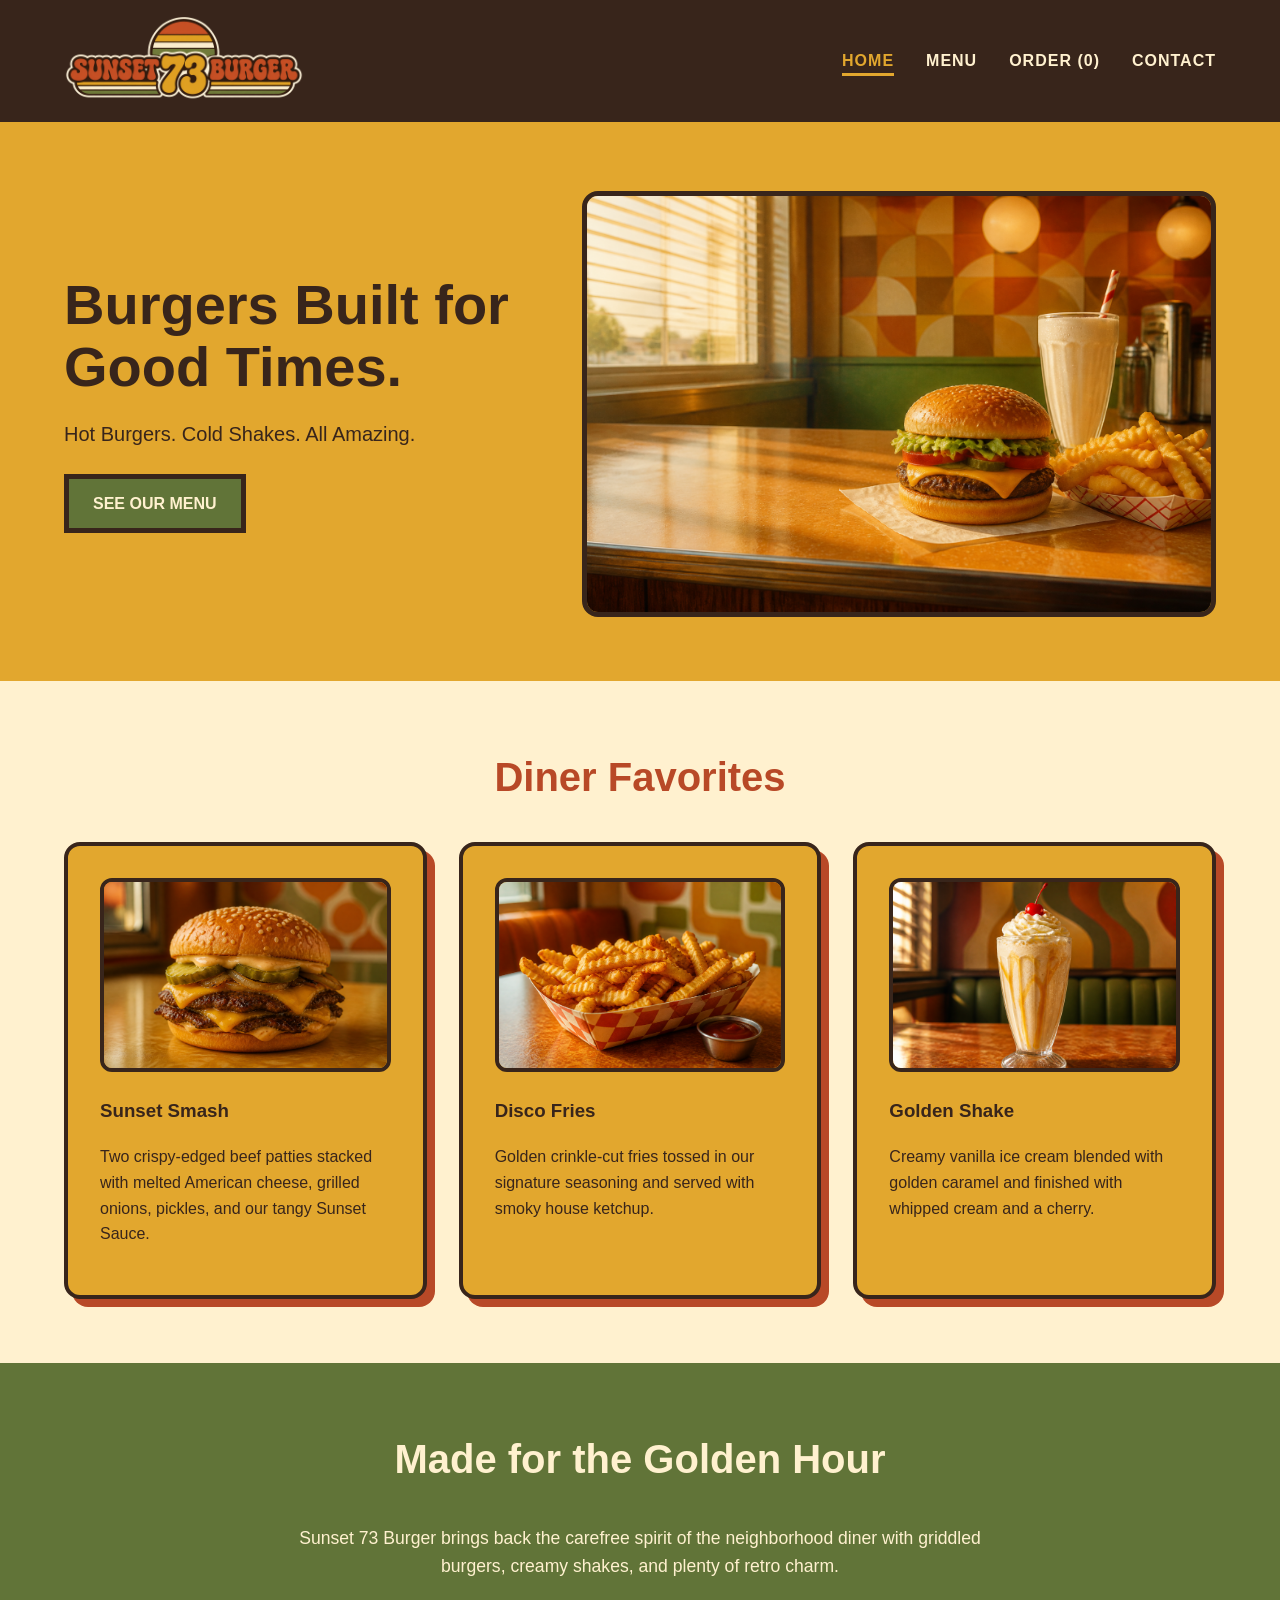
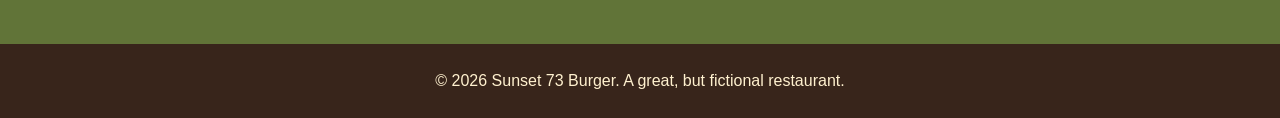
<file: index.html>
<!DOCTYPE html>
<html lang="en">

<head>
    <meta charset="UTF-8">
    <meta name="viewport" content="width=device-width, initial-scale=1.0">
    <title>Sunset 73 Burger | Home</title>
    <link rel="stylesheet" href="css/style.css">
</head>

<body>
    <a class="skip-link" href="#main-content">Skip to main content</a>

    <header>
        <a href="index.html" aria-label="Sunset 73 Burger home"><img src="images/sunset-73-logo.png" class="logo"
                alt="Sunset 73 Burger logo"></a>

        <nav aria-label="Main navigation">
            <ul>
                <li><a href="index.html" aria-current="page">Home</a></li>
                <li><a href="menu.html">Menu</a></li>
                <li><a href="order.html">Order (<span class="cart-count">0</span>)</a></li>
                <li><a href="contact.html">Contact</a></li>
            </ul>
        </nav>
    </header>
    <main id="main-content" tabindex="-1">
        <section class="hero">
            <div class="hero-content">
                <h1>Burgers Built for Good Times.</h1>
                <p>Hot Burgers. Cold Shakes. All Amazing.</p>
                <a href="menu.html" class="button">See Our Menu</a>
            </div>

            <img src="images/hero-burger.png" class="hero-image"
                alt="Cheeseburger with fries and a vanilla milkshake on a retro diner counter.">
        </section>

        <section class="featured">
            <h2>Diner Favorites</h2>
            <div class="card-grid">
                <article class="menu-card">
                    <img src="images/sunset-smash.png" class="card-image"
                        alt="Double cheeseburger with grilled onions, pickles, and Sunset Sauce.">
                    <h3>Sunset Smash</h3>
                    <p>Two crispy-edged beef patties stacked with melted American cheese, grilled onions, pickles, and
                        our tangy Sunset Sauce.</p>
                </article>
                <article class="menu-card">
                    <img src="images/disco-fries.png" class="card-image"
                        alt="Seasoned crinkle-cut fries in a retro diner basket with ketchup.">
                    <h3>Disco Fries</h3>
                    <p>Golden crinkle-cut fries tossed in our signature seasoning and served with smoky house ketchup.
                    </p>
                </article>
                <article class="menu-card">
                    <img src="images/golden-shake.png" class="card-image"
                        alt="Caramel vanilla milkshake topped with whipped cream and a cherry.">
                    <h3>Golden Shake</h3>
                    <p>Creamy vanilla ice cream blended with golden caramel and finished with whipped cream and a
                        cherry.</p>
                </article>
            </div>
        </section>
        <section class="about">
            <h2>Made for the Golden Hour</h2>
            <p>Sunset 73 Burger brings back the carefree spirit of the neighborhood diner with griddled burgers,
                creamy shakes, and plenty of retro charm.</p>
        </section>
    </main>
    <footer>
        <p>&copy; 2026 Sunset 73 Burger. A great, but fictional restaurant.
        </p>
    </footer>
    <script src="js/app.js"></script>
</body>

</html>
</file>
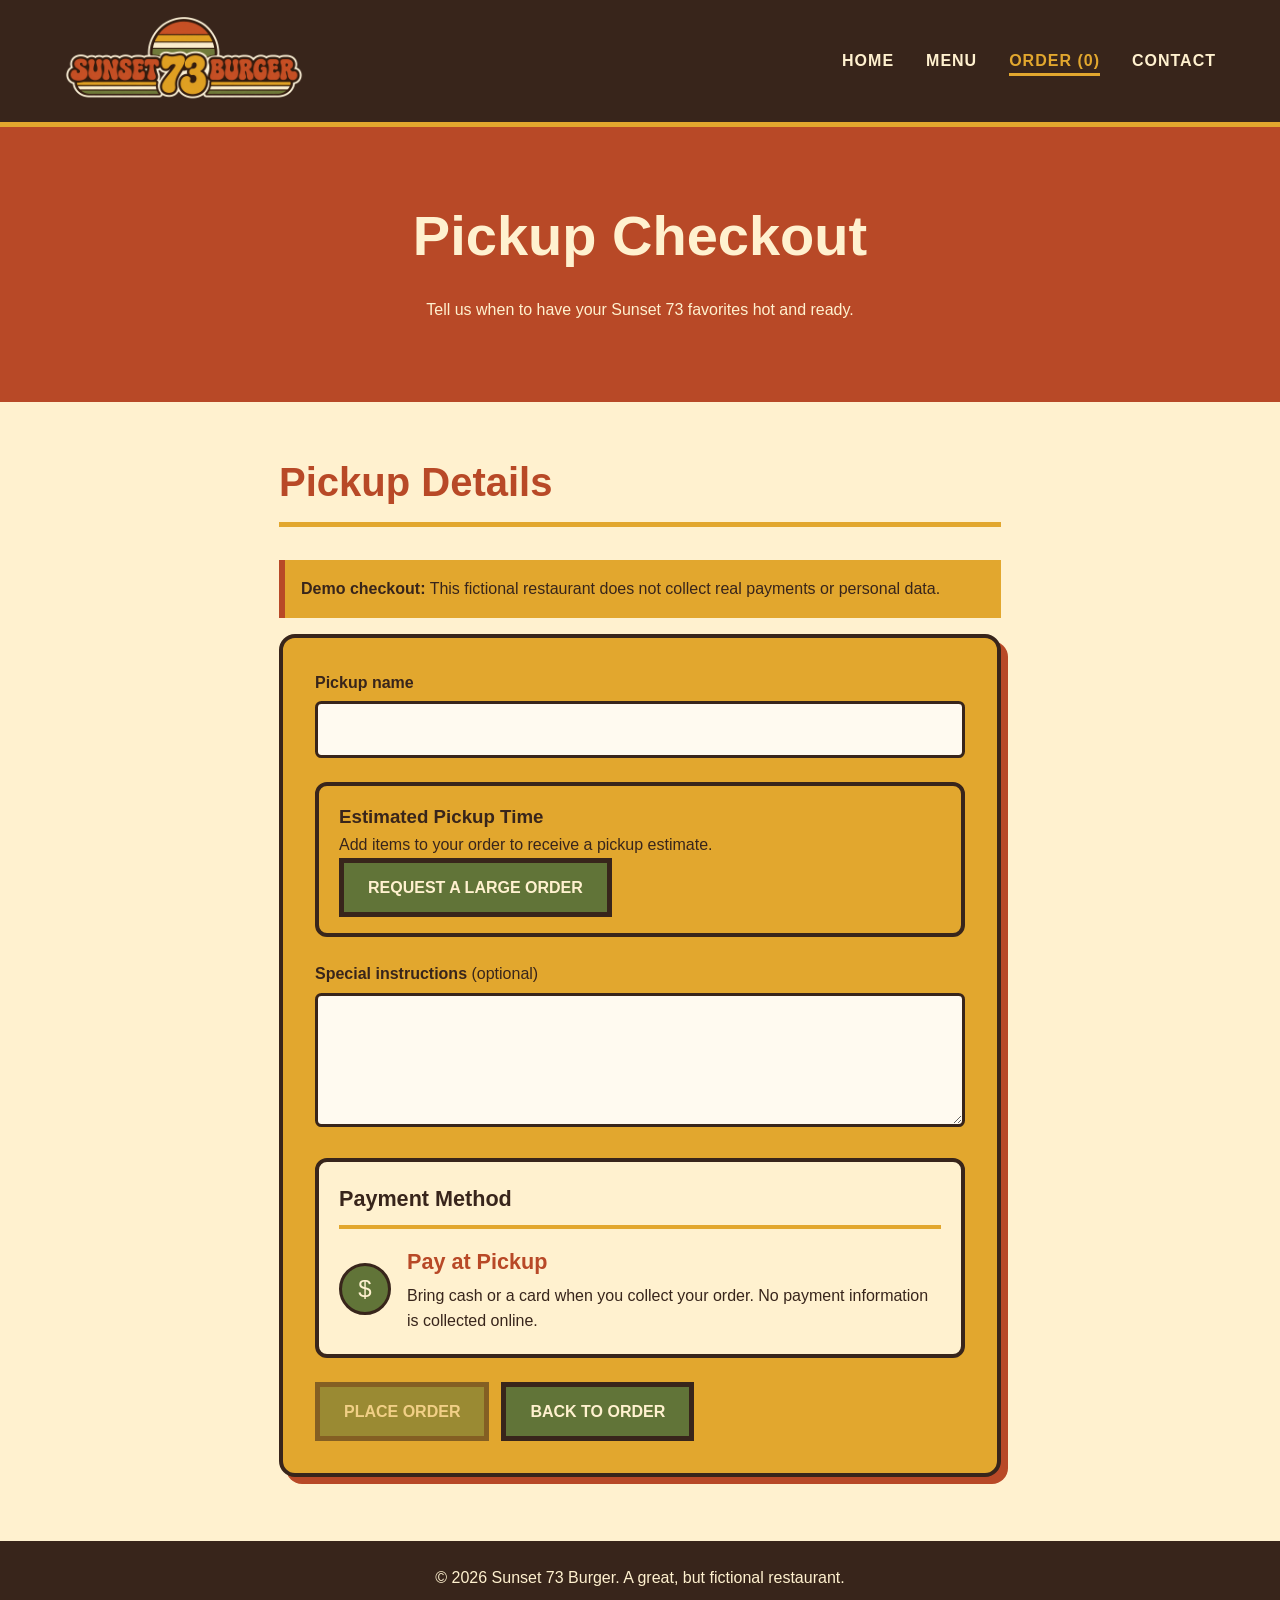
<file: checkout.html>
<!DOCTYPE html>
<html lang="en">

<head>
    <meta charset="UTF-8">
    <meta name="viewport" content="width=device-width, initial-scale=1.0">
    <title>Sunset 73 Burger | Pickup Checkout</title>
    <link rel="stylesheet" href="css/style.css">
</head>

<body>
    <a class="skip-link" href="#main-content">Skip to main content</a>

    <header>
        <a href="index.html" aria-label="Sunset 73 Burger home"><img src="images/sunset-73-logo.png" class="logo"
                alt="Sunset 73 Burger logo"></a>

        <nav aria-label="Main navigation">
            <ul>
                <li><a href="index.html">Home</a></li>
                <li><a href="menu.html">Menu</a></li>
                <li><a href="order.html" aria-current="page">Order (<span class="cart-count">0</span>)</a></li>
                <li><a href="contact.html">Contact</a></li>
            </ul>
        </nav>
    </header>

    <main id="main-content" tabindex="-1">
        <section class="menu-intro">
            <h1>Pickup Checkout</h1>
            <p>Tell us when to have your Sunset 73 favorites hot and ready.</p>
        </section>

        <section class="checkout-section" aria-labelledby="checkout-heading">
            <h2 id="checkout-heading">Pickup Details</h2>
            <p class="demo-notice"><strong>Demo checkout:</strong> This fictional restaurant does not collect real payments or personal data.</p>

            <form id="checkout-form">
                <div class="form-group">
                    <label for="pickup-name">Pickup name</label>
                    <input type="text" id="pickup-name" name="pickup-name" autocomplete="name" maxlength="50" required>
                </div>

                <div class="pickup-estimate" role="status">
                    <h3>Estimated Pickup Time</h3>
                    <p id="pickup-estimate">Calculating from your order...</p>
                    <a id="large-order-contact" class="button" href="contact.html?type=large-order" hidden>Request a Large Order</a>
                </div>

                <div class="form-group">
                    <label for="special-instructions">Special instructions <span>(optional)</span></label>
                    <textarea id="special-instructions" name="special-instructions" rows="4" maxlength="200"></textarea>
                </div>

                <section class="payment-card" aria-labelledby="payment-heading">
                    <h3 id="payment-heading" class="payment-card-heading">Payment Method</h3>
                    <div class="payment-details">
                        <span class="payment-icon" aria-hidden="true">$</span>
                        <div>
                            <p class="payment-name"><strong>Pay at Pickup</strong></p>
                            <p>Bring cash or a card when you collect your order. No payment information is collected online.</p>
                        </div>
                    </div>
                </section>

                <div class="checkout-actions">
                    <button class="checkout-button" type="submit">Place Order</button>
                    <a href="order.html" class="button">Back to Order</a>
                </div>
            </form>
        </section>
    </main>

    <footer>
        <p>&copy; 2026 Sunset 73 Burger. A great, but fictional restaurant.</p>
    </footer>
    <script src="js/app.js"></script>
</body>

</html>
</file>
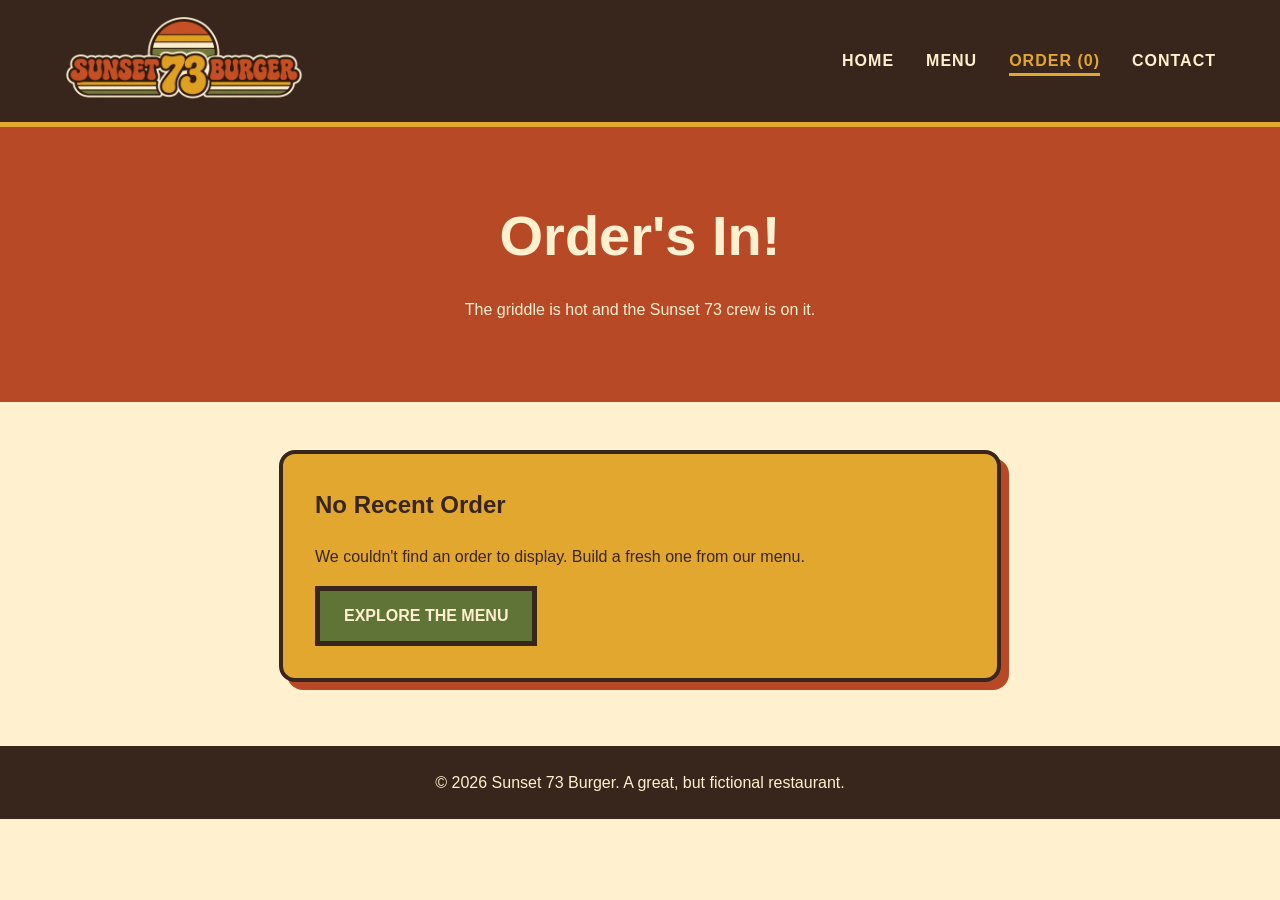
<file: confirmation.html>
<!DOCTYPE html>
<html lang="en">

<head>
    <meta charset="UTF-8">
    <meta name="viewport" content="width=device-width, initial-scale=1.0">
    <title>Sunset 73 Burger | Order Confirmation</title>
    <link rel="stylesheet" href="css/style.css">
</head>

<body>
    <a class="skip-link" href="#main-content">Skip to main content</a>

    <header>
        <a href="index.html" aria-label="Sunset 73 Burger home"><img src="images/sunset-73-logo.png" class="logo"
                alt="Sunset 73 Burger logo"></a>

        <nav aria-label="Main navigation">
            <ul>
                <li><a href="index.html">Home</a></li>
                <li><a href="menu.html">Menu</a></li>
                <li><a href="order.html" aria-current="page">Order (<span class="cart-count">0</span>)</a></li>
                <li><a href="contact.html">Contact</a></li>
            </ul>
        </nav>
    </header>

    <main id="main-content" tabindex="-1">
        <section class="menu-intro">
            <h1>Order's In!</h1>
            <p>The griddle is hot and the Sunset 73 crew is on it.</p>
        </section>

        <section class="confirmation-section" aria-label="Order confirmation">
            <div id="missing-confirmation" class="confirmation-message" hidden>
                <h2 id="confirmation-heading">No Recent Order</h2>
                <p>We couldn't find an order to display. Build a fresh one from our menu.</p>
                <a href="menu.html" class="button">Explore the Menu</a>
            </div>

            <div id="confirmation-content" hidden>
                <div class="confetti-container" id="confetti-container" aria-hidden="true"></div>
                <div class="confirmation-header">
                    <p class="order-received-stamp" aria-hidden="true">Order Received!</p>
                    <p class="confirmation-kicker">Order confirmed</p>
                    <h2 id="customer-thanks">Thanks!</h2>
                    <p>Order <strong id="confirmation-number"></strong></p>
                </div>

                <div class="pickup-window">
                    <p>Estimated pickup window</p>
                    <strong id="confirmation-pickup"></strong>
                    <span>Pay when you arrive.</span>
                </div>

                <section class="status-card" aria-labelledby="status-heading">
                    <h3 id="status-heading">Order Status</h3>
                    <p id="status-message" class="status-message" role="status" aria-live="polite">We received your order.</p>
                    <ol class="order-progress">
                        <li class="current" aria-current="step">
                            <strong>Order Received</strong>
                            <span id="order-received-time"></span>
                        </li>
                        <li>
                            <strong>On the Griddle</strong>
                            <span>Coming up next</span>
                        </li>
                        <li>
                            <strong>Ready for Pickup</strong>
                            <span>We'll have it hot and ready</span>
                        </li>
                    </ol>
                    <p class="status-note">Status timing follows the preparation estimate calculated for your order.</p>
                </section>

                <section class="receipt" aria-labelledby="receipt-heading">
                    <h3 id="receipt-heading">Your Receipt</h3>
                    <div id="confirmation-items"></div>
                    <div class="receipt-totals">
                        <p><span>Subtotal</span><strong id="confirmation-subtotal"></strong></p>
                        <p><span>Tax (8%)</span><strong id="confirmation-tax"></strong></p>
                        <p class="receipt-total"><span>Total</span><strong id="confirmation-total"></strong></p>
                    </div>
                    <div id="confirmation-instructions" class="receipt-instructions" hidden>
                        <h4>Special Instructions</h4>
                        <p id="confirmation-instructions-text"></p>
                    </div>
                </section>

                <p class="demo-notice"><strong>Demo order:</strong> This confirms the website experience only. No real restaurant order or payment was created.</p>

                <div class="confirmation-actions">
                    <button id="print-receipt" type="button">Print Receipt</button>
                    <a href="menu.html" class="button">Start a New Order</a>
                </div>
            </div>
        </section>
    </main>

    <footer>
        <p>&copy; 2026 Sunset 73 Burger. A great, but fictional restaurant.</p>
    </footer>
    <script src="js/app.js"></script>
</body>

</html>
</file>
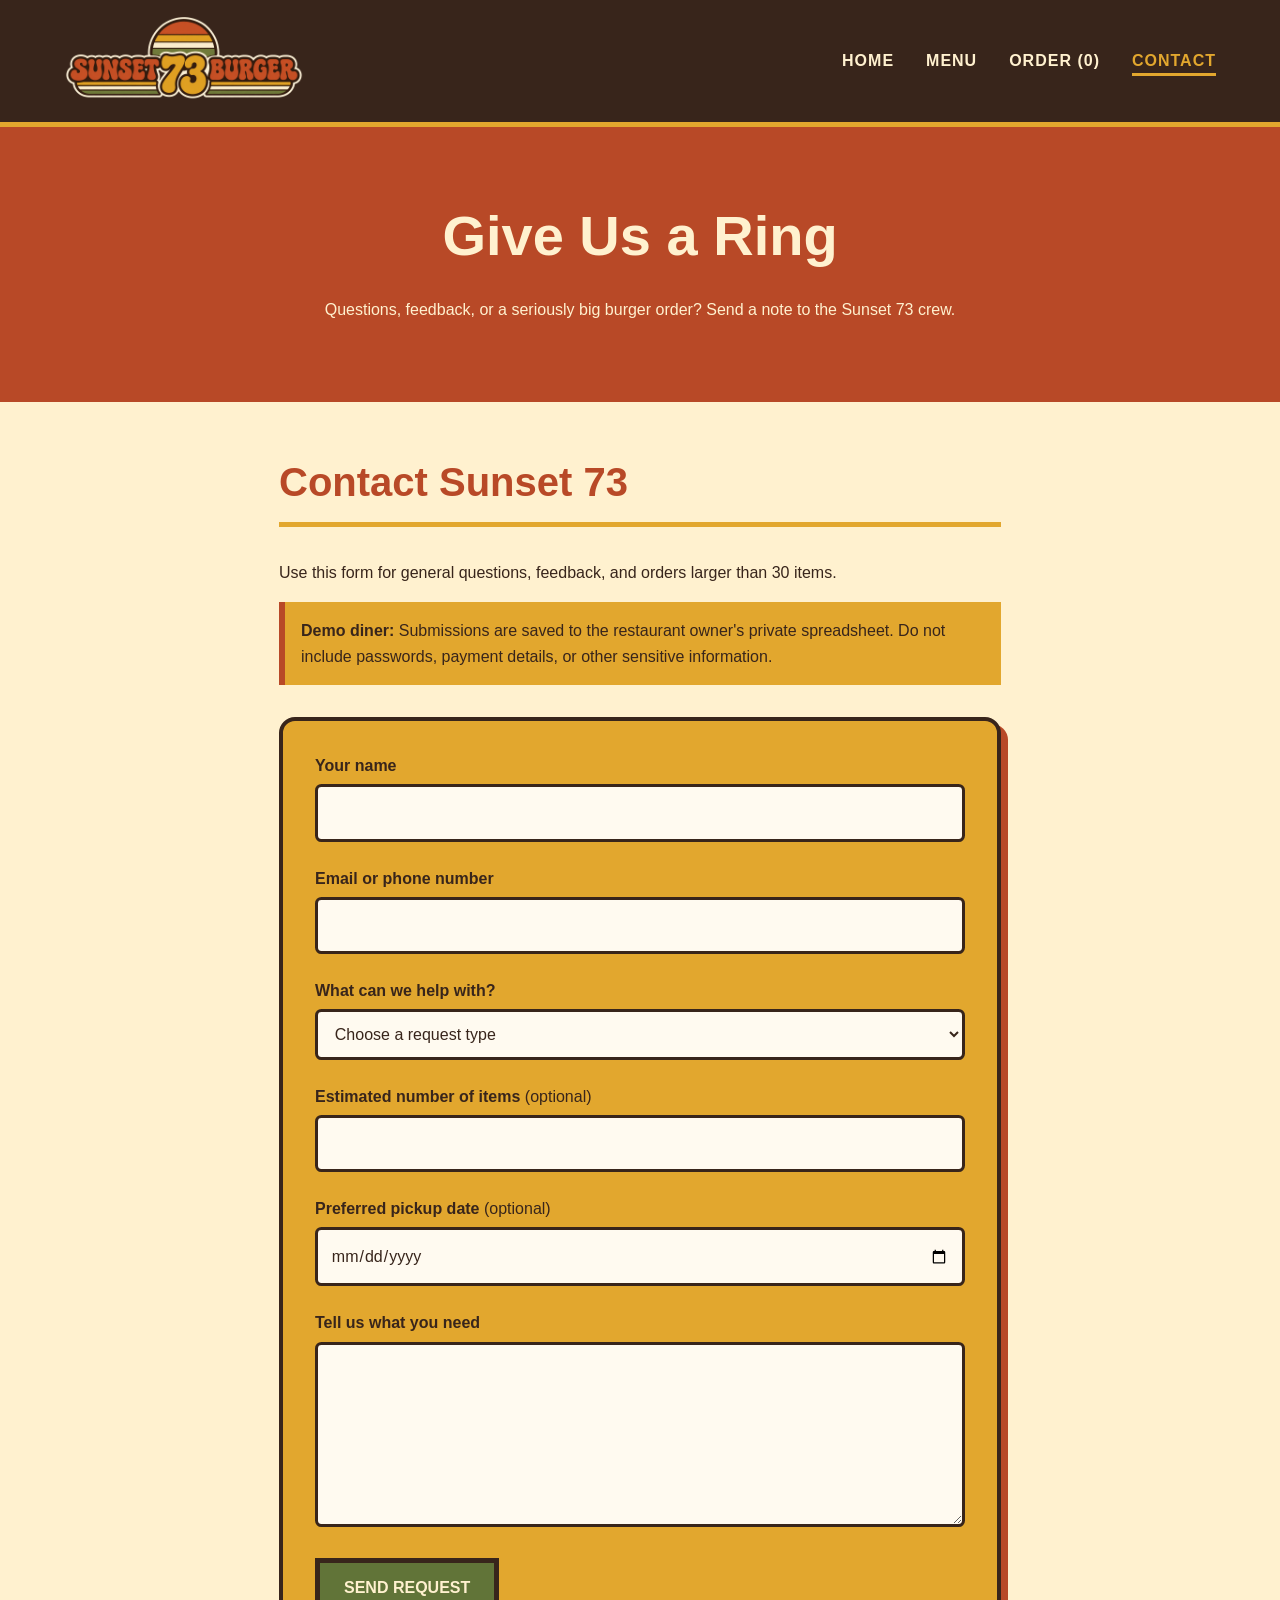
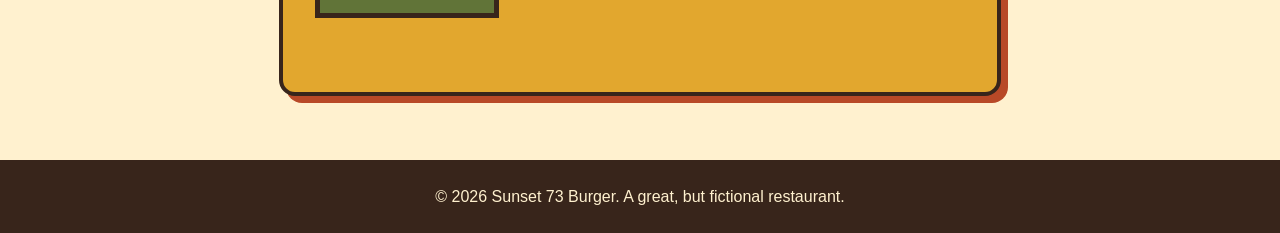
<file: contact.html>
<!DOCTYPE html>
<html lang="en">

<head>
    <meta charset="UTF-8">
    <meta name="viewport" content="width=device-width, initial-scale=1.0">
    <title>Sunset 73 Burger | Contact Us</title>
    <link rel="stylesheet" href="css/style.css">
</head>

<body>
    <a class="skip-link" href="#main-content">Skip to main content</a>

    <header>
        <a href="index.html" aria-label="Sunset 73 Burger home"><img src="images/sunset-73-logo.png" class="logo"
                alt="Sunset 73 Burger logo"></a>

        <nav aria-label="Main navigation">
            <ul>
                <li><a href="index.html">Home</a></li>
                <li><a href="menu.html">Menu</a></li>
                <li><a href="order.html">Order (<span class="cart-count">0</span>)</a></li>
                <li><a href="contact.html" aria-current="page">Contact</a></li>
            </ul>
        </nav>
    </header>

    <main id="main-content" tabindex="-1">
        <section class="menu-intro">
            <h1>Give Us a Ring</h1>
            <p>Questions, feedback, or a seriously big burger order? Send a note to the Sunset 73 crew.</p>
        </section>

        <section class="contact-section" aria-labelledby="contact-heading">
            <div class="contact-details">
                <h2 id="contact-heading">Contact Sunset 73</h2>
                <p>Use this form for general questions, feedback, and orders larger than 30 items.</p>
                <p><strong>Demo diner:</strong> Submissions are saved to the restaurant owner's private spreadsheet. Do not include passwords, payment details, or other sensitive information.</p>
            </div>

            <form id="contact-form">
                <div class="form-group">
                    <label for="contact-name">Your name</label>
                    <input type="text" id="contact-name" name="name" autocomplete="name" maxlength="50" required>
                </div>

                <div class="form-group">
                    <label for="contact-method">Email or phone number</label>
                    <input type="text" id="contact-method" name="contact" autocomplete="email" maxlength="100" required>
                </div>

                <div class="form-group">
                    <label for="request-type">What can we help with?</label>
                    <select id="request-type" name="requestType" required>
                        <option value="">Choose a request type</option>
                        <option value="General Question">General question</option>
                        <option value="Large Order">Large order</option>
                        <option value="Feedback">Feedback</option>
                        <option value="Event or Catering">Event or catering</option>
                    </select>
                </div>

                <div class="form-group">
                    <label for="estimated-items">Estimated number of items <span>(optional)</span></label>
                    <input type="number" id="estimated-items" name="estimatedItems" min="1" max="300" inputmode="numeric">
                </div>

                <div class="form-group">
                    <label for="pickup-date">Preferred pickup date <span>(optional)</span></label>
                    <input type="date" id="pickup-date" name="pickupDate">
                </div>

                <div class="form-group">
                    <label for="contact-message">Tell us what you need</label>
                    <textarea id="contact-message" name="message" rows="6" maxlength="1000" required></textarea>
                </div>

                <button class="contact-submit" type="submit">Send Request</button>
                <p id="contact-status" class="form-status" role="status" aria-live="polite"></p>
            </form>
        </section>
    </main>

    <footer>
        <p>&copy; 2026 Sunset 73 Burger. A great, but fictional restaurant.</p>
    </footer>
    <script src="js/app.js"></script>
</body>

</html>
</file>
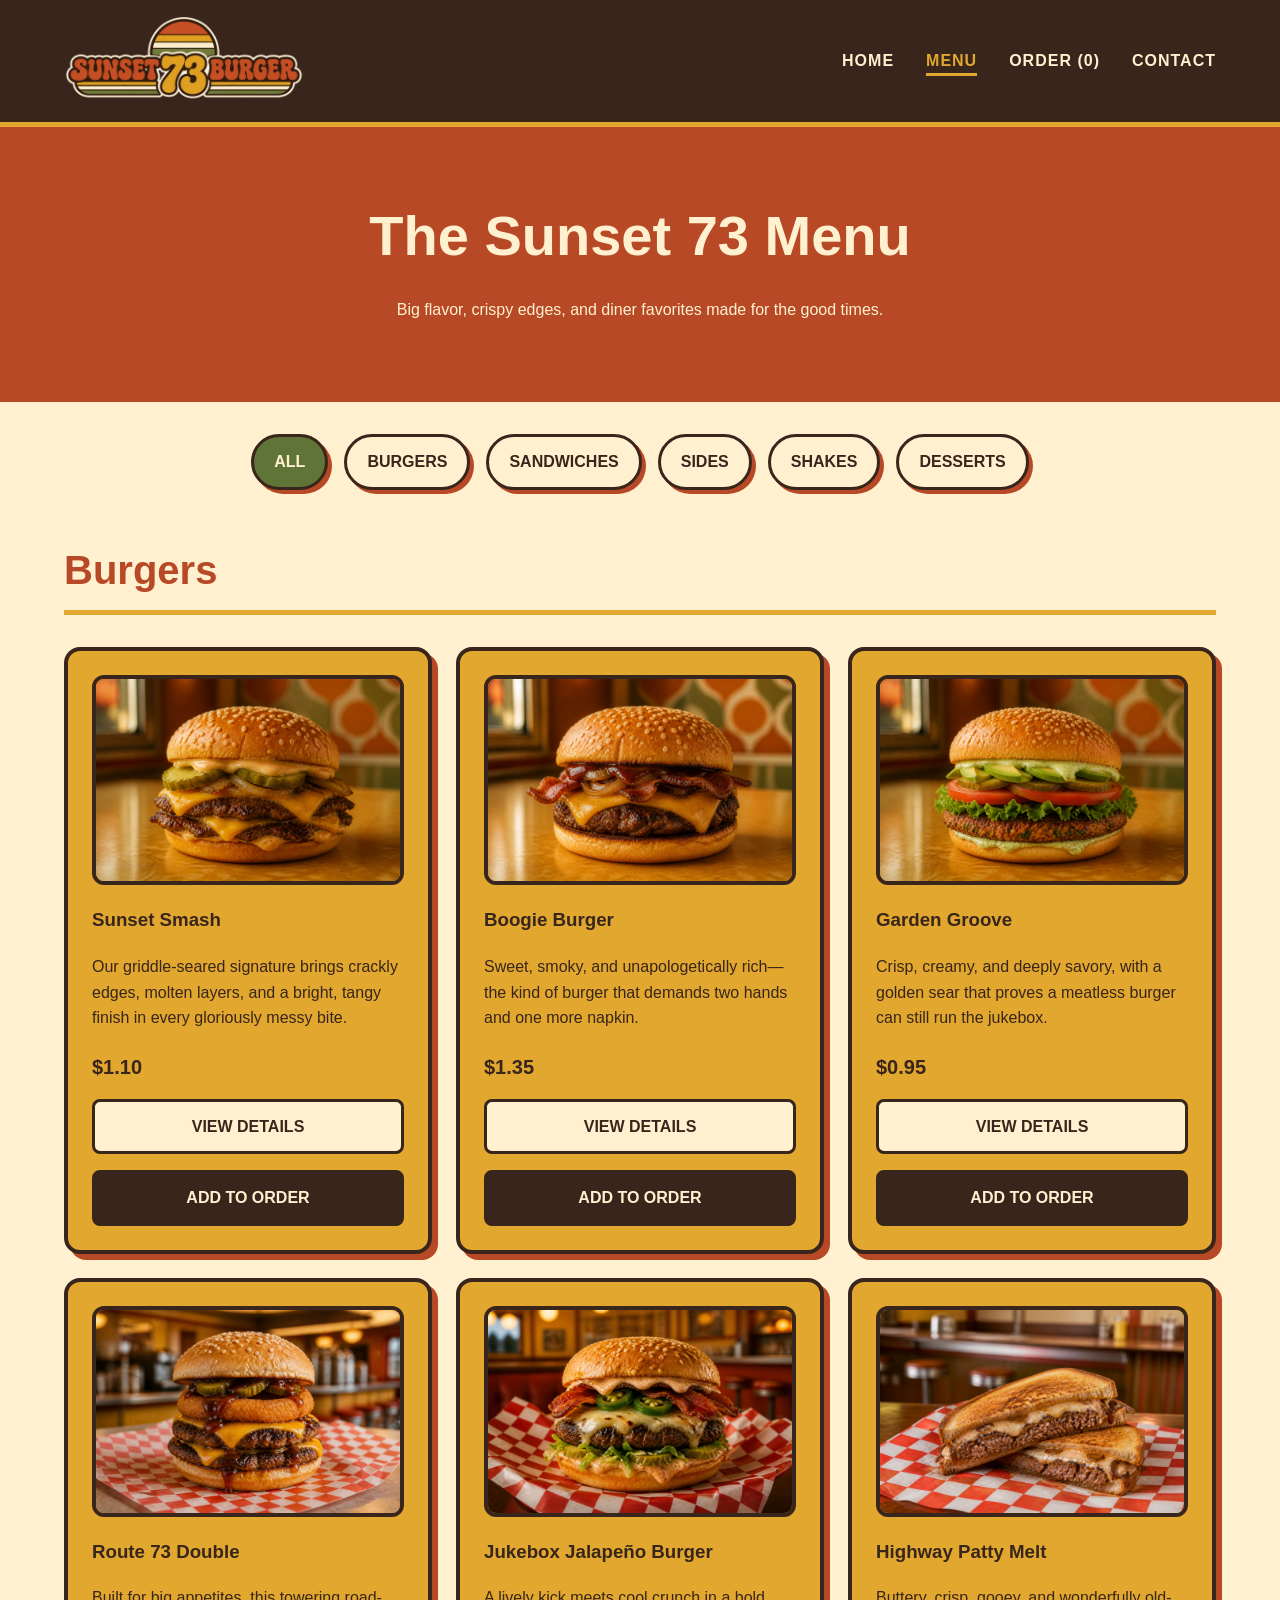
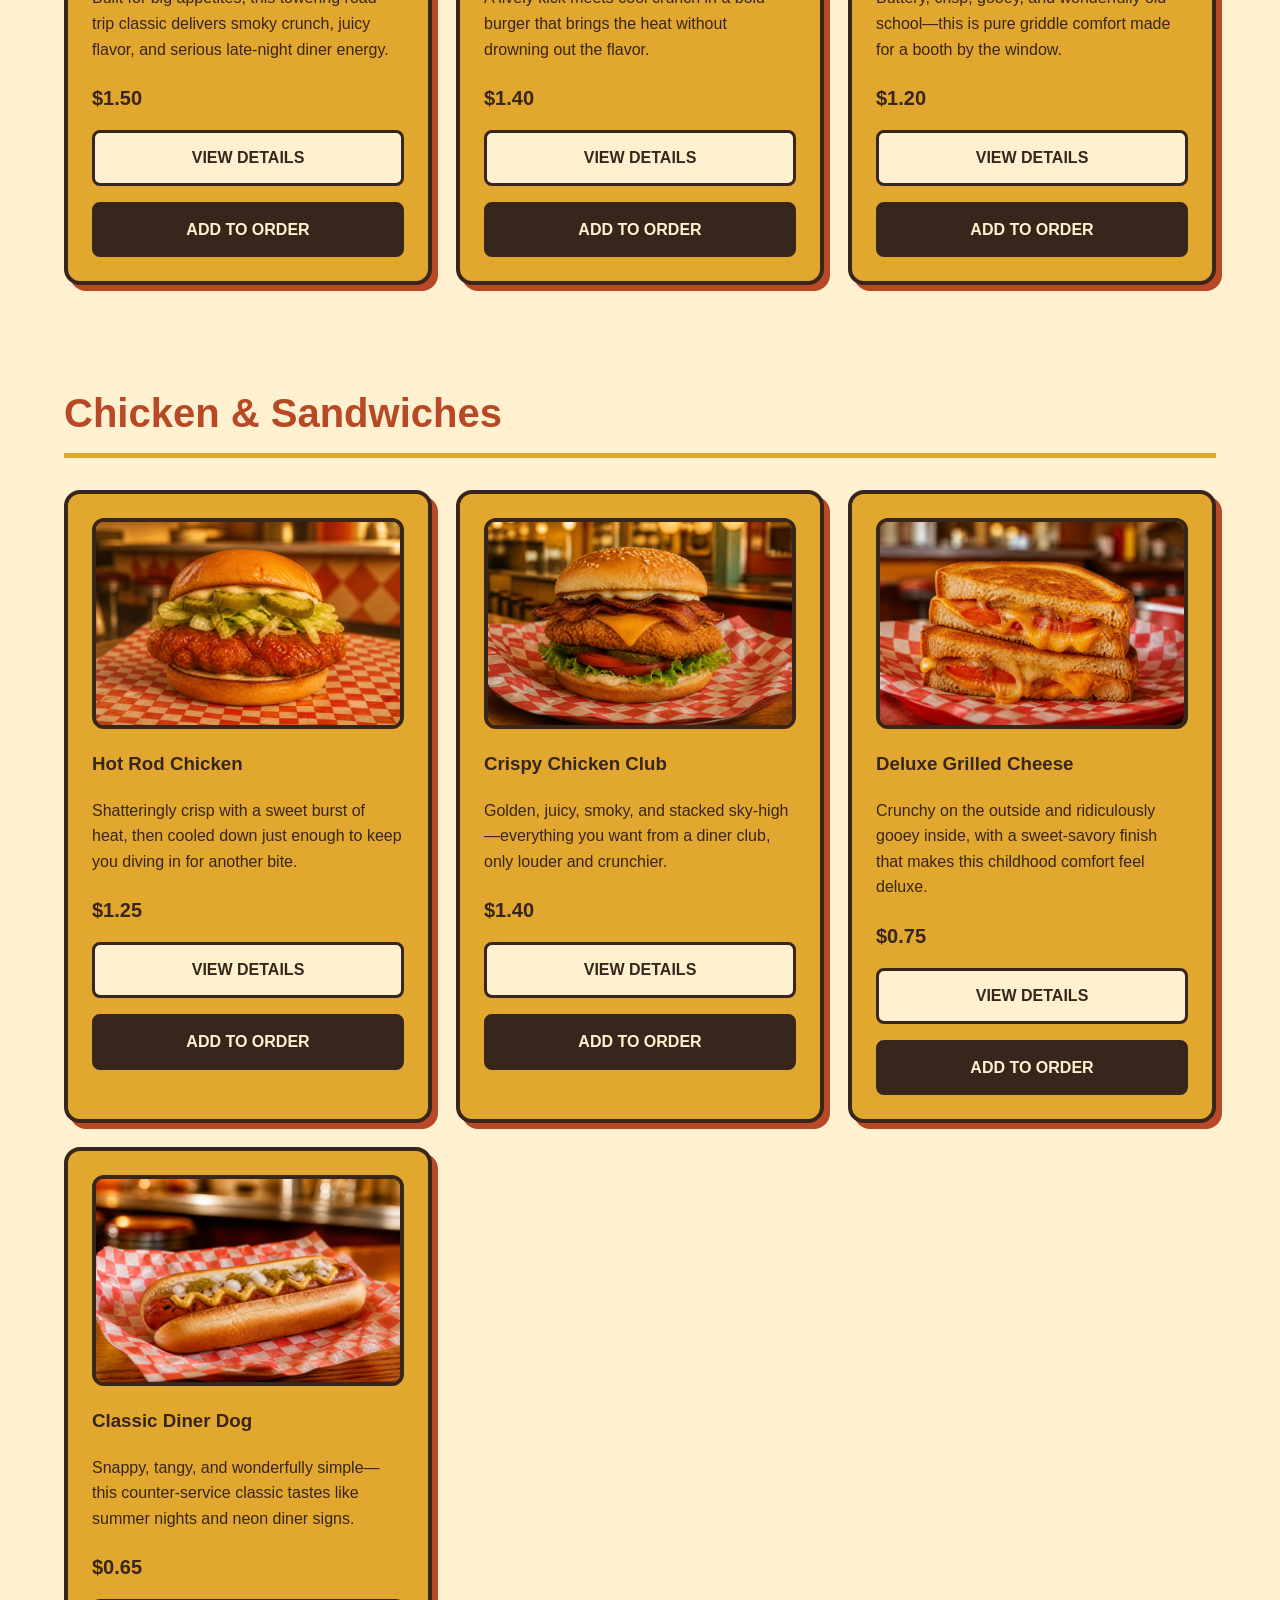
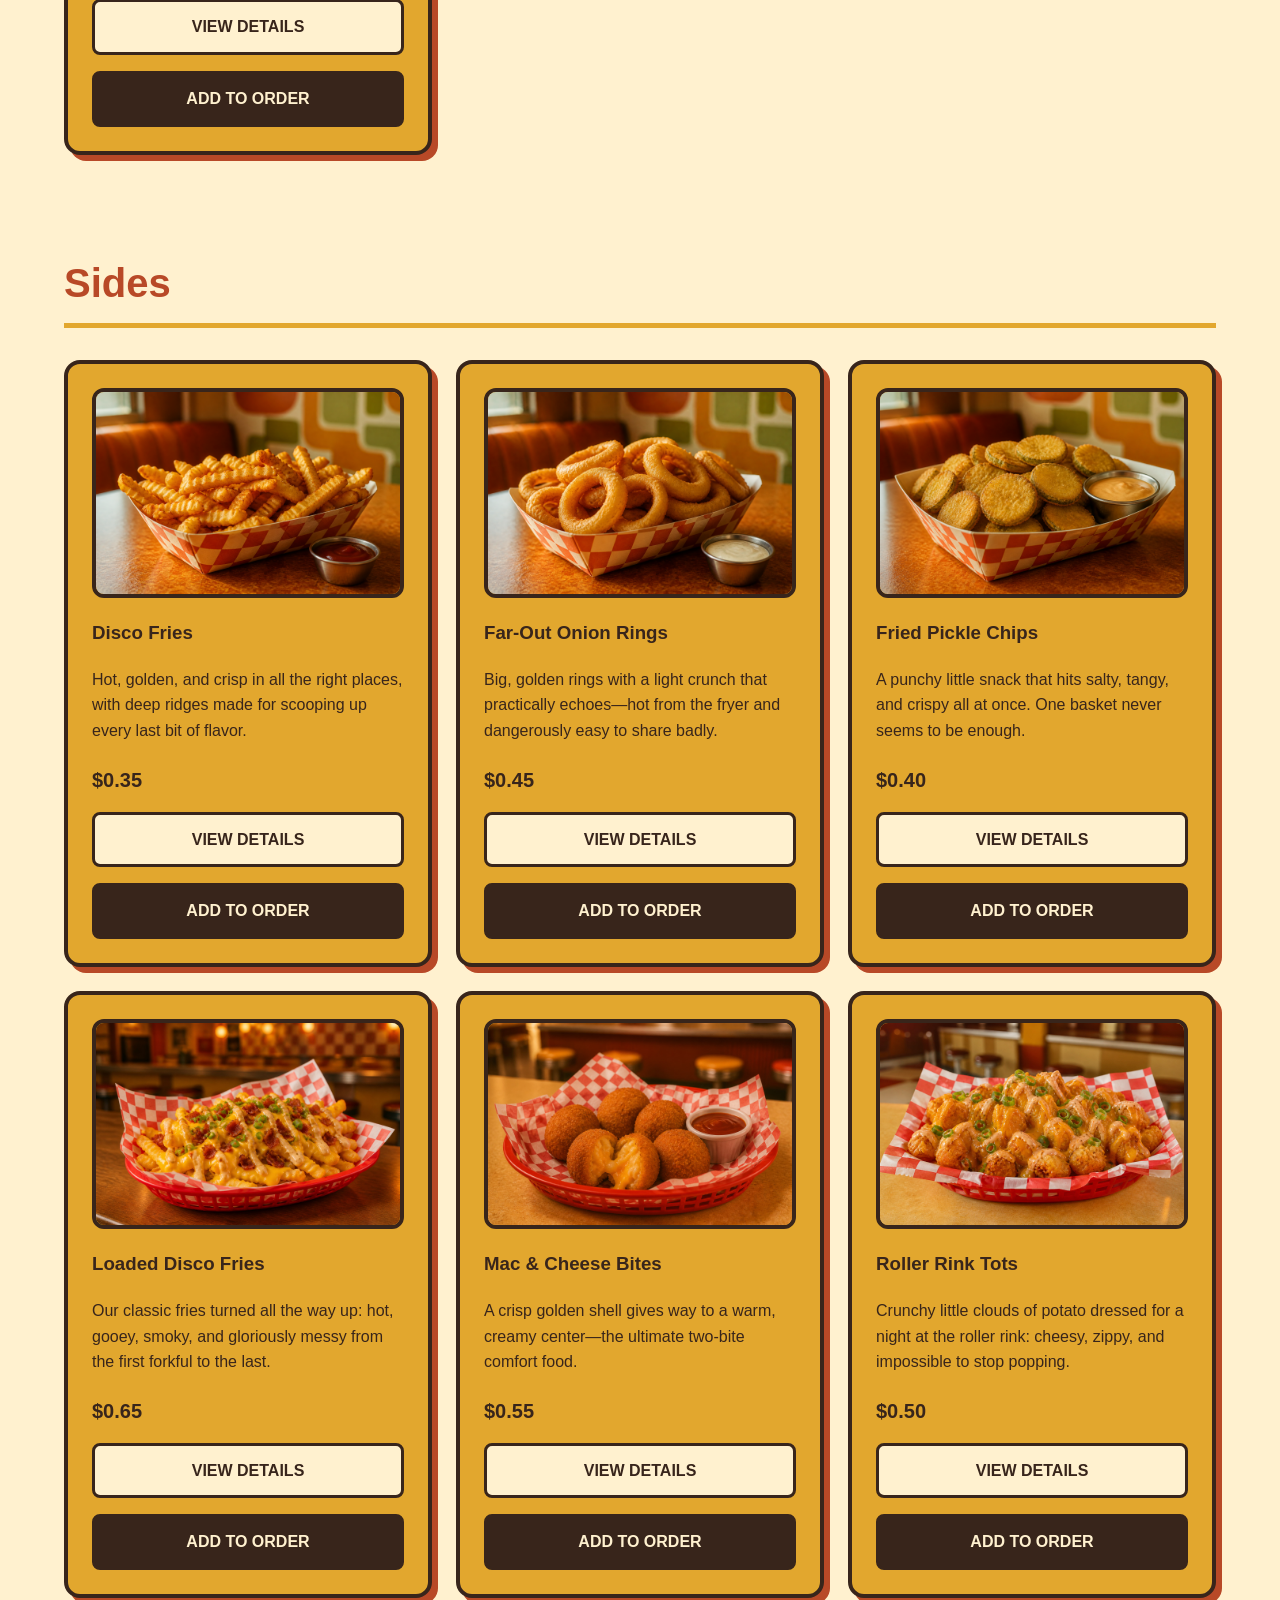
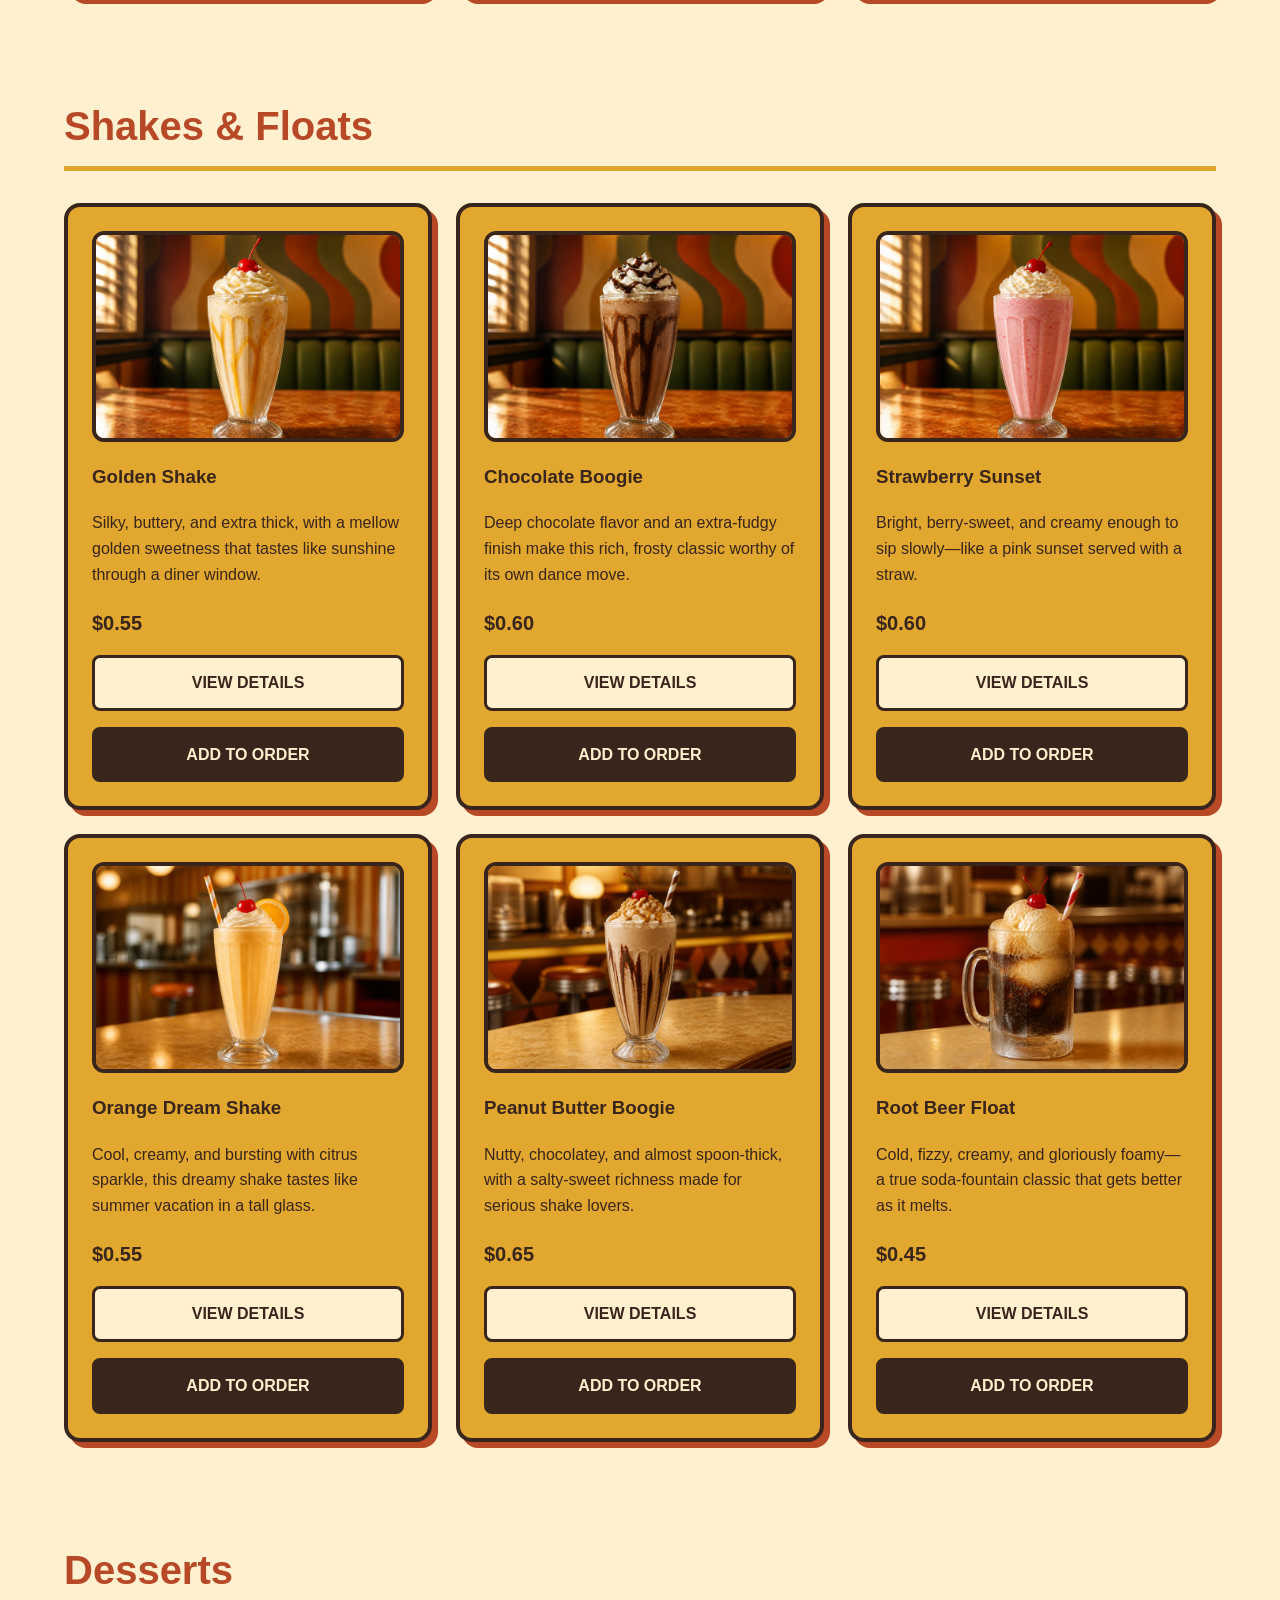
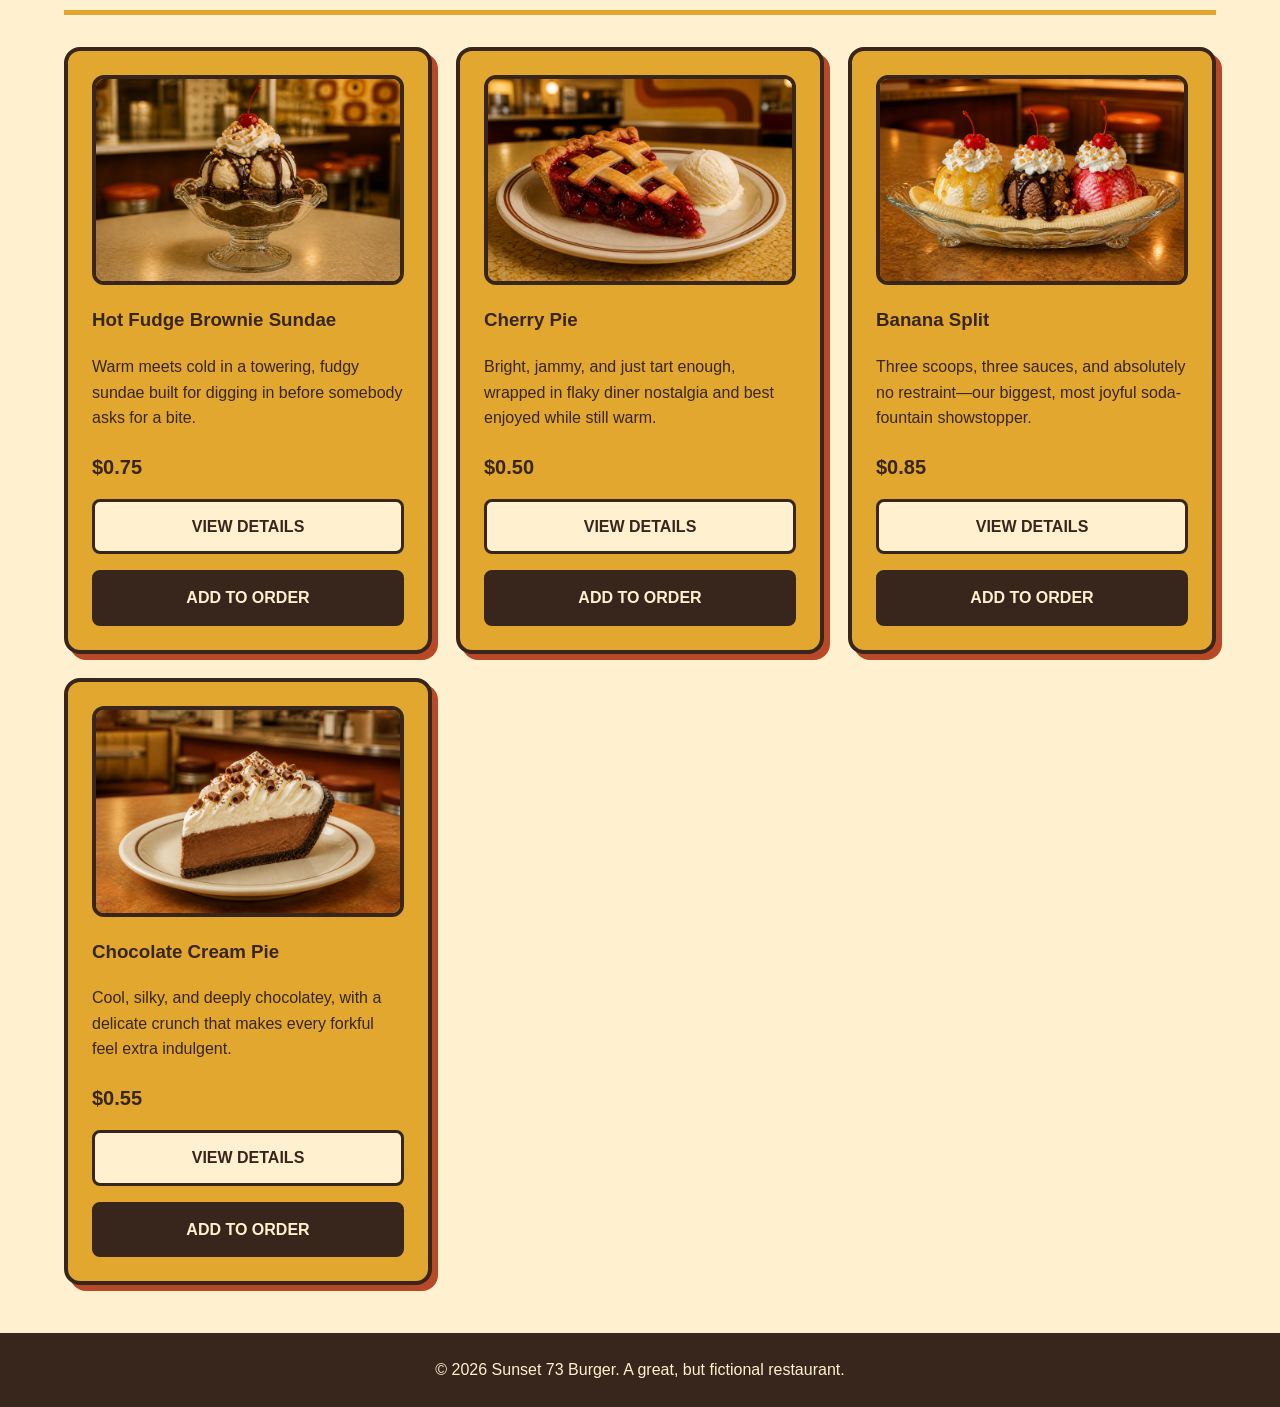
<file: menu.html>
<!DOCTYPE html>
<html lang="en">

<head>
    <meta charset="UTF-8">
    <meta name="viewport" content="width=device-width, initial-scale=1.0">
    <title>Sunset 73 Burger | Menu</title>
    <link rel="stylesheet" href="css/style.css">
</head>

<body>
    <a class="skip-link" href="#main-content">Skip to main content</a>

    <header>
        <a href="index.html" aria-label="Sunset 73 Burger home"><img src="images/sunset-73-logo.png" class="logo"
                alt="Sunset 73 Burger logo"></a>

        <nav aria-label="Main navigation">
            <ul>
                <li><a href="index.html">Home</a></li>
                <li><a href="menu.html" aria-current="page">Menu</a></li>
                <li><a href="order.html">Order (<span class="cart-count">0</span>)</a></li>
                <li><a href="contact.html">Contact</a></li>
            </ul>
        </nav>
    </header>
    <main id="main-content" tabindex="-1">
        <section class="menu-intro">
            <h1>The Sunset 73 Menu</h1>
            <p>Big flavor, crispy edges, and diner favorites made for the good times.</p>
        </section>
        <div class="menu-filters" role="group" aria-label="Filter menu items">
            <button class="filter-button active" type="button" data-filter="all" aria-pressed="true">All</button>
            <button class="filter-button" type="button" data-filter="burgers" aria-pressed="false">Burgers</button>
            <button class="filter-button" type="button" data-filter="sandwiches" aria-pressed="false">Sandwiches</button>
            <button class="filter-button" type="button" data-filter="sides" aria-pressed="false">Sides</button>
            <button class="filter-button" type="button" data-filter="shakes" aria-pressed="false">Shakes</button>
            <button class="filter-button" type="button" data-filter="desserts" aria-pressed="false">Desserts</button>
        </div>
        <section class="menu-category" data-category="burgers">
            <h2>Burgers</h2>
            <div class="menu-grid">
                <article class="menu-item">
                    <img src="images/sunset-smash.png" class="menu-item-image"
                        alt="Double cheeseburger with grilled onions, pickles, and Sunset Sauce.">
                    <h3>Sunset Smash</h3>
                    <p>Our griddle-seared signature brings crackly edges, molten layers, and a bright, tangy finish in every gloriously messy bite.</p>
                    <p class="price">$1.10</p>
                    <button class="add-to-order" type="button" data-name="Sunset Smash" data-price="1.10">Add to Order</button>
                </article>
                <article class="menu-item">
                    <img src="images/boogie-burger.png" class="menu-item-image"
                        alt="Cheddar burger topped with bacon, caramelized onions, and barbecue sauce.">
                    <h3>Boogie Burger</h3>
                    <p>Sweet, smoky, and unapologetically rich—the kind of burger that demands two hands and one more napkin.</p>
                    <p class="price">$1.35</p>
                    <button class="add-to-order" type="button" data-name="Boogie Burger" data-price="1.35">Add to Order</button>
                </article>
                <article class="menu-item">
                    <img src="images/garden-groove.png" class="menu-item-image"
                        alt="Veggie burger with lettuce, tomato, pickles, avocado, and herb sauce.">
                    <h3>Garden Groove</h3>
                    <p>Crisp, creamy, and deeply savory, with a golden sear that proves a meatless burger can still run the jukebox.</p>
                    <p class="price">$0.95</p>
                    <button class="add-to-order" type="button" data-name="Garden Groove" data-price="0.95">Add to Order</button>
                </article>
                <article class="menu-item">
                    <img src="images/route-73-double.jpg" class="menu-item-image"
                        alt="Double cheeseburger topped with an onion ring, pickles, and barbecue sauce.">
                    <h3>Route 73 Double</h3>
                    <p>Built for big appetites, this towering road-trip classic delivers smoky crunch, juicy flavor, and serious late-night diner energy.</p>
                    <p class="price">$1.50</p>
                    <button class="add-to-order" type="button" data-name="Route 73 Double" data-price="1.50">Add to Order</button>
                </article>
                <article class="menu-item">
                    <img src="images/jukebox-jalapeno.jpg" class="menu-item-image"
                        alt="Pepper jack burger topped with jalapeños, bacon, lettuce, pickles, and spicy sauce.">
                    <h3>Jukebox Jalapeño Burger</h3>
                    <p>A lively kick meets cool crunch in a bold burger that brings the heat without drowning out the flavor.</p>
                    <p class="price">$1.40</p>
                    <button class="add-to-order" type="button" data-name="Jukebox Jalapeño Burger" data-price="1.40">Add to Order</button>
                </article>
                <article class="menu-item">
                    <img src="images/highway-patty-melt.jpg" class="menu-item-image"
                        alt="Griddled patty melt with melted cheese, caramelized onions, and diner sauce on toasted bread.">
                    <h3>Highway Patty Melt</h3>
                    <p>Buttery, crisp, gooey, and wonderfully old-school—this is pure griddle comfort made for a booth by the window.</p>
                    <p class="price">$1.20</p>
                    <button class="add-to-order" type="button" data-name="Highway Patty Melt" data-price="1.20">Add to Order</button>
                </article>

            </div>
        </section>
        <section class="menu-category" data-category="sandwiches">
            <h2>Chicken &amp; Sandwiches</h2>
            <div class="menu-grid">
                <article class="menu-item">
                    <img src="images/hot-rod-chicken.jpg" class="menu-item-image"
                        alt="Spicy fried chicken sandwich with hot honey, pickles, lettuce, and diner mayo.">
                    <h3>Hot Rod Chicken</h3>
                    <p>Shatteringly crisp with a sweet burst of heat, then cooled down just enough to keep you diving in for another bite.</p>
                    <p class="price">$1.25</p>
                    <button class="add-to-order" type="button" data-name="Hot Rod Chicken" data-price="1.25">Add to Order</button>
                </article>
                <article class="menu-item">
                    <img src="images/crispy-chicken-club.jpg" class="menu-item-image"
                        alt="Fried chicken sandwich with cheddar, bacon, lettuce, tomato, pickles, and mayo.">
                    <h3>Crispy Chicken Club</h3>
                    <p>Golden, juicy, smoky, and stacked sky-high—everything you want from a diner club, only louder and crunchier.</p>
                    <p class="price">$1.40</p>
                    <button class="add-to-order" type="button" data-name="Crispy Chicken Club" data-price="1.40">Add to Order</button>
                </article>
                <article class="menu-item">
                    <img src="images/deluxe-grilled-cheese.jpg" class="menu-item-image"
                        alt="Grilled cheese sandwich with melted cheddar, tomato, and caramelized onions.">
                    <h3>Deluxe Grilled Cheese</h3>
                    <p>Crunchy on the outside and ridiculously gooey inside, with a sweet-savory finish that makes this childhood comfort feel deluxe.</p>
                    <p class="price">$0.75</p>
                    <button class="add-to-order" type="button" data-name="Deluxe Grilled Cheese" data-price="0.75">Add to Order</button>
                </article>
                <article class="menu-item">
                    <img src="images/classic-diner-dog.jpg" class="menu-item-image"
                        alt="Grilled hot dog topped with yellow mustard, green relish, and diced onion.">
                    <h3>Classic Diner Dog</h3>
                    <p>Snappy, tangy, and wonderfully simple—this counter-service classic tastes like summer nights and neon diner signs.</p>
                    <p class="price">$0.65</p>
                    <button class="add-to-order" type="button" data-name="Classic Diner Dog" data-price="0.65">Add to Order</button>
                </article>
            </div>
        </section>
        <section class="menu-category" data-category="sides">
            <h2>Sides</h2>
            <div class="menu-grid">
                <article class="menu-item">
                    <img src="images/disco-fries.png" class="menu-item-image"
                        alt="Seasoned crinkle-cut fries served in a diner basket with ketchup.">
                    <h3>Disco Fries</h3>
                    <p>Hot, golden, and crisp in all the right places, with deep ridges made for scooping up every last bit of flavor.</p>
                    <p class="price">$0.35</p>
                    <button class="add-to-order" type="button" data-name="Disco Fries" data-price="0.35">Add to Order</button>
                </article>
                <article class="menu-item">
                    <img src="images/far-out-onion-rings.png" class="menu-item-image"
                        alt="Golden onion rings served in a checkered diner basket with ranch.">
                    <h3>Far-Out Onion Rings</h3>
                    <p>Big, golden rings with a light crunch that practically echoes—hot from the fryer and dangerously easy to share badly.</p>
                    <p class="price">$0.45</p>
                    <button class="add-to-order" type="button" data-name="Far-Out Onion Rings" data-price="0.45">Add to Order</button>
                </article>
                <article class="menu-item">
                    <img src="images/fried-pickle-chips.png" class="menu-item-image"
                        alt="Golden fried pickle chips served in a checkered diner basket with Sunset Sauce.">
                    <h3>Fried Pickle Chips</h3>
                    <p>A punchy little snack that hits salty, tangy, and crispy all at once. One basket never seems to be enough.</p>
                    <p class="price">$0.40</p>
                    <button class="add-to-order" type="button" data-name="Fried Pickle Chips" data-price="0.40">Add to Order</button>
                </article>
                <article class="menu-item">
                    <img src="images/loaded-disco-fries.jpg" class="menu-item-image"
                        alt="Loaded crinkle-cut fries with cheddar sauce, bacon, green onions, and creamy diner sauce.">
                    <h3>Loaded Disco Fries</h3>
                    <p>Our classic fries turned all the way up: hot, gooey, smoky, and gloriously messy from the first forkful to the last.</p>
                    <p class="price">$0.65</p>
                    <button class="add-to-order" type="button" data-name="Loaded Disco Fries" data-price="0.65">Add to Order</button>
                </article>
                <article class="menu-item">
                    <img src="images/mac-cheese-bites.jpg" class="menu-item-image"
                        alt="Golden breaded mac and cheese bites with a creamy cheese center and smoky ketchup.">
                    <h3>Mac &amp; Cheese Bites</h3>
                    <p>A crisp golden shell gives way to a warm, creamy center—the ultimate two-bite comfort food.</p>
                    <p class="price">$0.55</p>
                    <button class="add-to-order" type="button" data-name="Mac &amp; Cheese Bites" data-price="0.55">Add to Order</button>
                </article>
                <article class="menu-item">
                    <img src="images/roller-rink-tots.jpg" class="menu-item-image"
                        alt="Crispy seasoned tater tots topped with cheddar, green onions, and creamy Sunset Sauce.">
                    <h3>Roller Rink Tots</h3>
                    <p>Crunchy little clouds of potato dressed for a night at the roller rink: cheesy, zippy, and impossible to stop popping.</p>
                    <p class="price">$0.50</p>
                    <button class="add-to-order" type="button" data-name="Roller Rink Tots" data-price="0.50">Add to Order</button>
                </article>

            </div>
        </section>
        <section class="menu-category" data-category="shakes">
            <h2>Shakes &amp; Floats</h2>
            <div class="menu-grid">
                <article class="menu-item">
                    <img src="images/golden-shake.png" class="menu-item-image"
                        alt="Caramel vanilla milkshake topped with whipped cream and a cherry.">
                    <h3>Golden Shake</h3>
                    <p>Silky, buttery, and extra thick, with a mellow golden sweetness that tastes like sunshine through a diner window.</p>
                    <p class="price">$0.55</p>
                    <button class="add-to-order" type="button" data-name="Golden Shake" data-price="0.55">Add to Order</button>
                </article>
                <article class="menu-item">
                    <img src="images/chocolate-boogie.png" class="menu-item-image"
                        alt="Chocolate milkshake topped with whipped cream and chocolate drizzle.">
                    <h3>Chocolate Boogie</h3>
                    <p>Deep chocolate flavor and an extra-fudgy finish make this rich, frosty classic worthy of its own dance move.</p>
                    <p class="price">$0.60</p>
                    <button class="add-to-order" type="button" data-name="Chocolate Boogie" data-price="0.60">Add to Order</button>
                </article>
                <article class="menu-item">
                    <img src="images/strawberry-sunset.png" class="menu-item-image"
                        alt="Strawberry milkshake topped with whipped cream and a red cherry.">
                    <h3>Strawberry Sunset</h3>
                    <p>Bright, berry-sweet, and creamy enough to sip slowly—like a pink sunset served with a straw.</p>
                    <p class="price">$0.60</p>
                    <button class="add-to-order" type="button" data-name="Strawberry Sunset" data-price="0.60">Add to Order</button>
                </article>
                <article class="menu-item">
                    <img src="images/orange-dream-shake.jpg" class="menu-item-image"
                        alt="Orange creamsicle milkshake topped with whipped cream, an orange slice, and a cherry.">
                    <h3>Orange Dream Shake</h3>
                    <p>Cool, creamy, and bursting with citrus sparkle, this dreamy shake tastes like summer vacation in a tall glass.</p>
                    <p class="price">$0.55</p>
                    <button class="add-to-order" type="button" data-name="Orange Dream Shake" data-price="0.55">Add to Order</button>
                </article>
                <article class="menu-item">
                    <img src="images/peanut-butter-boogie.jpg" class="menu-item-image"
                        alt="Peanut butter milkshake with chocolate fudge, whipped cream, crushed peanuts, and a cherry.">
                    <h3>Peanut Butter Boogie</h3>
                    <p>Nutty, chocolatey, and almost spoon-thick, with a salty-sweet richness made for serious shake lovers.</p>
                    <p class="price">$0.65</p>
                    <button class="add-to-order" type="button" data-name="Peanut Butter Boogie" data-price="0.65">Add to Order</button>
                </article>
                <article class="menu-item">
                    <img src="images/root-beer-float.jpg" class="menu-item-image"
                        alt="Root beer float with vanilla ice cream, foamy soda, a striped straw, and a cherry.">
                    <h3>Root Beer Float</h3>
                    <p>Cold, fizzy, creamy, and gloriously foamy—a true soda-fountain classic that gets better as it melts.</p>
                    <p class="price">$0.45</p>
                    <button class="add-to-order" type="button" data-name="Root Beer Float" data-price="0.45">Add to Order</button>
                </article>

            </div>
        </section>

        <section class="menu-category" data-category="desserts">
            <h2>Desserts</h2>
            <div class="menu-grid">
                <article class="menu-item">
                    <img src="images/hot-fudge-brownie-sundae.jpg" class="menu-item-image"
                        alt="Warm brownie sundae with vanilla ice cream, hot fudge, whipped cream, nuts, and a cherry.">
                    <h3>Hot Fudge Brownie Sundae</h3>
                    <p>Warm meets cold in a towering, fudgy sundae built for digging in before somebody asks for a bite.</p>
                    <p class="price">$0.75</p>
                    <button class="add-to-order" type="button" data-name="Hot Fudge Brownie Sundae" data-price="0.75">Add to Order</button>
                </article>
                <article class="menu-item">
                    <img src="images/cherry-pie.jpg" class="menu-item-image"
                        alt="Slice of lattice-top cherry pie with glossy cherry filling and vanilla ice cream.">
                    <h3>Cherry Pie</h3>
                    <p>Bright, jammy, and just tart enough, wrapped in flaky diner nostalgia and best enjoyed while still warm.</p>
                    <p class="price">$0.50</p>
                    <button class="add-to-order" type="button" data-name="Cherry Pie" data-price="0.50">Add to Order</button>
                </article>
                <article class="menu-item">
                    <img src="images/banana-split.jpg" class="menu-item-image"
                        alt="Banana split with three ice cream scoops, fruit toppings, whipped cream, nuts, and cherries.">
                    <h3>Banana Split</h3>
                    <p>Three scoops, three sauces, and absolutely no restraint—our biggest, most joyful soda-fountain showstopper.</p>
                    <p class="price">$0.85</p>
                    <button class="add-to-order" type="button" data-name="Banana Split" data-price="0.85">Add to Order</button>
                </article>
                <article class="menu-item">
                    <img src="images/chocolate-cream-pie.jpg" class="menu-item-image"
                        alt="Slice of chocolate cream pie with cookie crust, whipped cream, and chocolate curls.">
                    <h3>Chocolate Cream Pie</h3>
                    <p>Cool, silky, and deeply chocolatey, with a delicate crunch that makes every forkful feel extra indulgent.</p>
                    <p class="price">$0.55</p>
                    <button class="add-to-order" type="button" data-name="Chocolate Cream Pie" data-price="0.55">Add to Order</button>
                </article>
            </div>
        </section>



    </main>

    <dialog class="product-dialog" id="product-dialog" aria-labelledby="product-dialog-name">
        <button class="product-dialog-close" id="product-dialog-close" type="button"
            aria-label="Close product details">&times;</button>
        <div class="product-dialog-layout">
            <img class="product-dialog-image" id="product-dialog-image" src="images/sunset-smash.png" alt="">
            <div class="product-dialog-content">
                <p class="product-dialog-kicker">Sunset 73 Favorite</p>
                <h2 id="product-dialog-name">Menu Item</h2>
                <p class="product-dialog-price" id="product-dialog-price">$0.00</p>
                <h3>What's on it</h3>
                <p class="product-dialog-ingredients" id="product-dialog-ingredients"></p>
                <h3>Description</h3>
                <p id="product-dialog-description"></p>
                <fieldset class="product-customization" id="product-customization" hidden>
                    <legend>Make It Yours</legend>
                    <p id="customization-intro">Choose exactly how you want it.</p>

                    <h4>Remove a topping</h4>
                    <div class="customization-options" id="remove-topping-options"></div>

                    <h4 id="product-choice-heading">Choose your sauce</h4>
                    <label class="sauce-label" id="product-choice-label" for="product-sauce">Sauce</label>
                    <select id="product-sauce"></select>

                    <h4>Add extras</h4>
                    <div class="customization-options" id="extra-options"></div>
                </fieldset>

                <div class="product-quantity" role="group" aria-labelledby="product-quantity-label">
                    <span id="product-quantity-label">Quantity</span>
                    <button id="product-quantity-minus" type="button" aria-label="Decrease quantity">&minus;</button>
                    <output id="product-quantity-value" aria-live="polite">1</output>
                    <button id="product-quantity-plus" type="button" aria-label="Increase quantity">+</button>
                </div>
                <button class="add-to-order product-dialog-add" id="product-dialog-add" type="button">
                    Add to Order
                </button>
            </div>
        </div>
    </dialog>

    <p class="cart-toast" id="cart-toast" role="status" aria-live="polite" aria-atomic="true"></p>

    <footer>
        <p>&copy; 2026 Sunset 73 Burger. A great, but fictional restaurant.
        </p>
    </footer>
    <script src="js/app.js"></script>
</body>

</html>
</file>
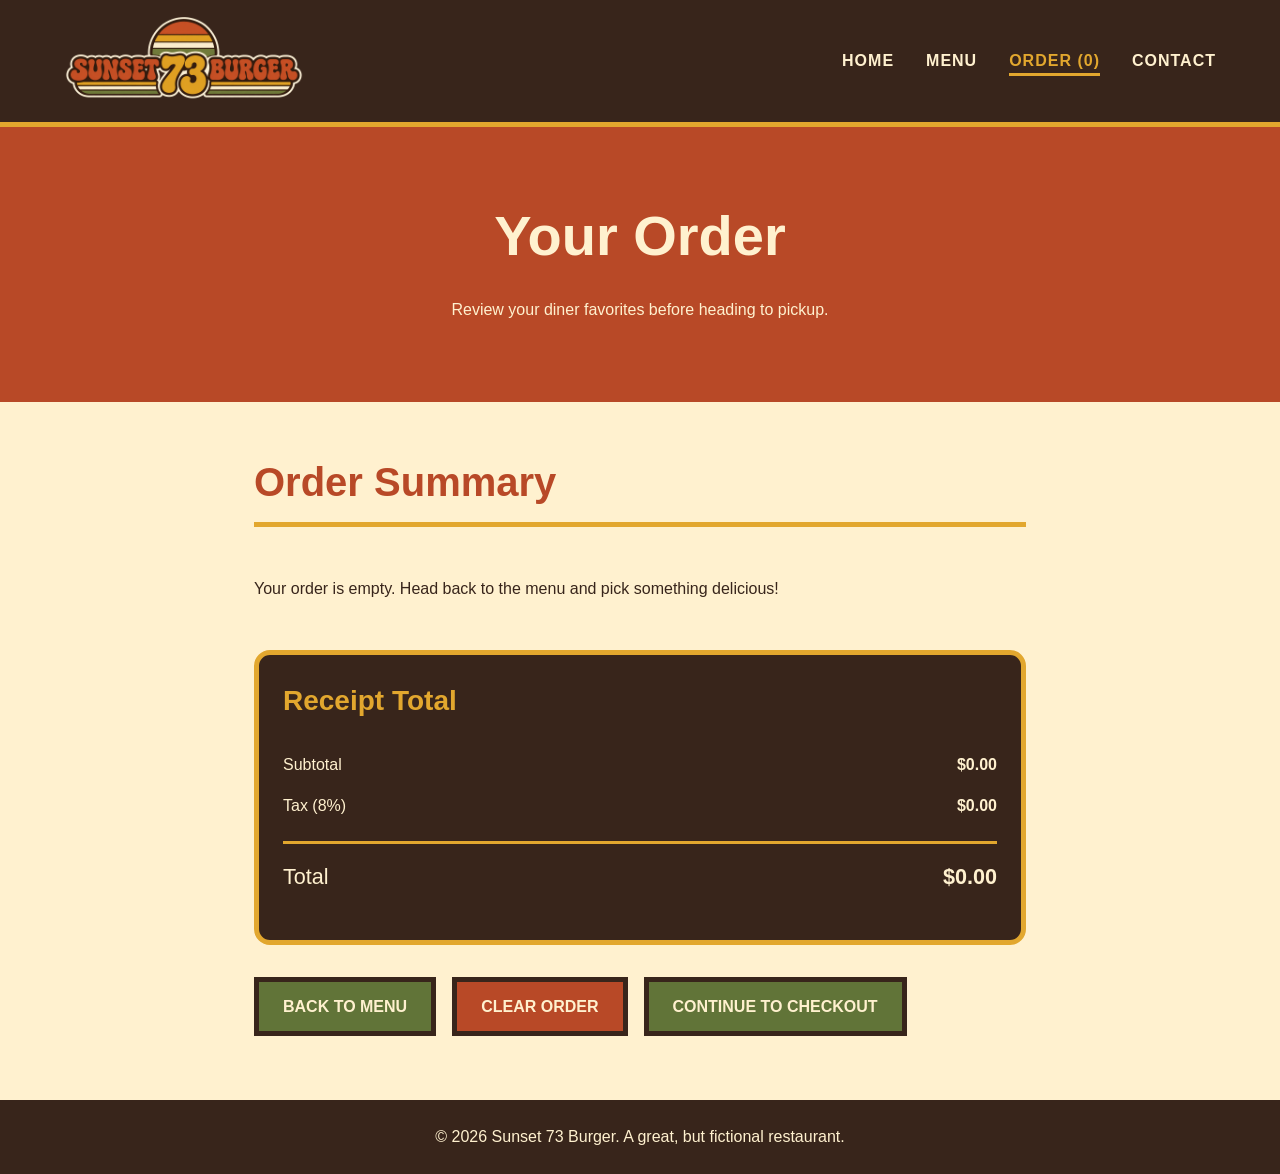
<file: order.html>
<!DOCTYPE html>
<html lang="en">

<head>
    <meta charset="UTF-8">
    <meta name="viewport" content="width=device-width, initial-scale=1.0">
    <title>Sunset 73 Burger | Your Order</title>
    <link rel="stylesheet" href="css/style.css">
</head>

<body>
    <a class="skip-link" href="#main-content">Skip to main content</a>

    <header>
        <a href="index.html" aria-label="Sunset 73 Burger home"><img src="images/sunset-73-logo.png" class="logo"
                alt="Sunset 73 Burger logo"></a>

        <nav aria-label="Main navigation">
            <ul>
                <li><a href="index.html">Home</a></li>
                <li><a href="menu.html">Menu</a></li>
                <li><a href="order.html" aria-current="page">Order (<span class="cart-count">0</span>)</a></li>
                <li><a href="contact.html">Contact</a></li>
            </ul>
        </nav>
    </header>

    <main id="main-content" tabindex="-1">
        <section class="menu-intro">
            <h1>Your Order</h1>
            <p>Review your diner favorites before heading to pickup.</p>
        </section>

        <section class="order-section" aria-labelledby="order-heading">
            <h2 id="order-heading">Order Summary</h2>
            <div id="cart-items">
                <p>Your order is empty. Head back to the menu and pick something delicious!</p>
            </div>
            <aside class="order-totals" aria-labelledby="totals-heading">
                <h3 id="totals-heading">Receipt Total</h3>
                <p><span>Subtotal</span><strong id="subtotal-amount">$0.00</strong></p>
                <p><span>Tax (8%)</span><strong id="tax-amount">$0.00</strong></p>
                <p class="grand-total"><span>Total</span><strong id="total-amount">$0.00</strong></p>
            </aside>
            <div class="order-actions">
                <a href="menu.html" class="button">Back to Menu</a>
                <button id="clear-order" type="button">Clear Order</button>
                <a href="checkout.html" class="button">Continue to Checkout</a>
            </div>
        </section>
    </main>

    <footer>
        <p>&copy; 2026 Sunset 73 Burger. A great, but fictional restaurant.</p>
    </footer>
    <script src="js/app.js"></script>
</body>

</html>
</file>
<file: css/style.css>
* {
    box-sizing: border-box;
}
:root {
    --orange: #b84927;
    --mustard: #e2a72e;
    --green: #617438;
    --cream: #fff1cf;
    --brown: #38251b;
}
body {
    margin: 0;
    background-color: var(--cream);
    color: var(--brown);
    font-family: "Trebuchet MS", Arial, sans-serif;
    line-height: 1.6;
}
h1, h2, h3 {
    font-family: "Arial Black", Arial, sans-serif;
    margin-top: 0;
}
img {
    max-width: 100%;
    display: block;
}
a {
    color: inherit;
    text-decoration: none;
}
.skip-link {
    position: absolute;
    top: -5rem;
    left: 1rem;
    z-index: 1000;
    background-color: var(--cream);
    color: var(--brown);
    padding: 0.75rem 1rem;
    border: 3px solid var(--mustard);
    font-weight: bold;
}
.skip-link:focus {
    top: 1rem;
}
a:focus-visible {
    outline: 3px solid var(--cream);
    outline-offset: 3px;
    box-shadow: 0 0 0 6px var(--brown);
}
header {
    display: flex;
    justify-content: space-between;
    align-items: center;
    padding: 1rem 5%;
    background-color: var(--brown);
    border-bottom: 5px solid var(--mustard);
}
.logo {
    width: 240px;
    height: auto;
}
nav ul {
    display: flex;
    flex-wrap: wrap;
    justify-content: center;
    gap: 2rem;
    list-style: none;
    margin: 0;
    padding: 0;
}
nav a {
    color: var(--cream);
    font-weight: bold;
    text-transform: uppercase;
    letter-spacing: 1px;
}
nav a:hover, nav a:focus {
    color: var(--mustard);
}
nav a[aria-current="page"] {
    color: var(--mustard);
    border-bottom: 3px solid var(--mustard);
    padding-bottom: 0.25rem;
}
.hero {
    display: flex;
    align-items: center;
    gap: 3rem;
    padding: 4rem 5%;
    background-color: var(--mustard);
}
.hero-content {
    flex: 1;
}
.hero h1 {
    color: var(--brown);
    font-size: 3.5rem;
    line-height: 1.1;
    margin-bottom: 1rem;
}
.hero p {
    font-size: 1.25rem;
    margin-bottom: 1.5rem;
}
.hero-image {
    width: 55%;
    border: 5px solid var(--brown);
    border-radius: 1rem;   
}
.button {
    display: inline-block;
    background-color: var(--green);
    color: var(--cream);
    padding: 0.75rem 1.5rem;
    border: 5px solid var(--brown);
    text-transform: uppercase;
    font-weight: bold;
}
.button:hover, .button:focus {
    background-color: var(--brown);
    color: var(--cream);
}
button, .button {
    transition: filter 0.1s ease, transform 0.1s ease;
}
button:active, .button:active {
    filter: brightness(0.8);
    transform: translateY(2px);
}
button:disabled {
    opacity: 0.55;
    cursor: not-allowed;
    filter: none;
    transform: none;
}
.featured {
    padding: 4rem 5%;
    text-align: center;
}
.featured h2 {
    font-size: 2.5rem;
    color: var(--orange);
}
.card-grid {
    display: grid;
    grid-template-columns: repeat(3, 1fr);
    gap: 2rem;
}
.menu-card {
    background-color: var(--mustard);
    border: 4px solid var(--brown);
    padding: 2rem;
    border-radius: 1rem;
    text-align: left;
    box-shadow: 8px 8px 0 var(--orange);
}
.card-image {
    width: 100%;
    aspect-ratio: 3 / 2;
    object-fit: cover;
    border: 4px solid var(--brown);
    border-radius: 0.75rem;
    margin-bottom: 1.5rem;
}
.about {
    padding: 4rem 5%;
    background-color: var(--green);
    color: var(--cream);
    text-align: center;
}
.about h2 {
    font-size: 2.5rem;
    color: var(--cream);
}
.about p {
    max-width: 700px;
    margin: 0 auto;
    font-size: 1.1rem;
}
footer {
    background-color: var(--brown);
    color: var(--cream);
    text-align: center;
    padding: 1.5rem 5%;
}
footer p {
    margin: 0;
}

/* Menu Page Styles */
.menu-intro {
    background-color: var(--orange);
    color: var(--cream);
    text-align: center;
    padding: 4rem 5%;
}
.menu-intro h1 {
    font-size: 3.5rem;
    margin-bottom: 1rem;
    color: var(--cream);
}
.menu-filters {
    display: flex;
    justify-content: center;
    flex-wrap: wrap;
    gap: 1rem;
    padding: 2rem 5% 0;
}
.filter-button {
    background-color: var(--cream);
    color: var(--brown);
    border: 3px solid var(--brown);
    border-radius: 2rem;
    padding: 0.75rem 1.25rem;
    font: inherit;
    font-weight: bold;
    text-transform: uppercase;
    cursor: pointer;
    box-shadow: 4px 4px 0 var(--orange);
}
.filter-button:hover, .filter-button.active {
    background-color: var(--green);
    color: var(--cream);
}
.filter-button:focus-visible {
    outline: 3px solid var(--brown);
    outline-offset: 3px;
}
.menu-category {
    padding: 3rem 5%;
}
.menu-category h2 {
    color: var(--orange);
    font-size: 2.5rem;
    margin-bottom: 2rem;
    border-bottom: 5px solid var(--mustard);
    padding-bottom: 0.5rem;
}
.menu-grid {
    gap: 1.5rem;
    display: grid;
    grid-template-columns: repeat(3, 1fr);
}
.menu-item {
    background-color: var(--mustard);
    border: 4px solid var(--brown);
    padding: 1.5rem;
    border-radius: 1rem;
    box-shadow: 6px 6px 0 var(--orange);
}
.menu-item-image {
    width: 100%;
    height: auto;
    border: 4px solid var(--brown);
    border-radius: 0.75rem;
    margin-bottom: 1.25rem;
}
.price {
    font-weight: bold;
    color: var(--brown);
    font-size: 1.25rem;
    margin-bottom: 0;
}
.add-to-order {
    width: 100%;
    margin-top: 1rem;
    padding: 0.75rem 1rem;
    background-color: var(--brown);
    color: var(--cream);
    border: 3px solid var(--brown);
    border-radius: 0.5rem;
    font: inherit;
    font-weight: bold;
    text-transform: uppercase;
    cursor: pointer;
}
.add-to-order:hover {
    background-color: var(--green);
}
.add-to-order:focus-visible {
    outline: 3px solid var(--cream);
    outline-offset: 2px;
    box-shadow: 0 0 0 5px var(--brown);
}
.view-details {
    width: 100%;
    margin-top: 1rem;
    padding: 0.75rem 1rem;
    background-color: var(--cream);
    color: var(--brown);
    border: 3px solid var(--brown);
    border-radius: 0.5rem;
    font: inherit;
    font-weight: bold;
    text-transform: uppercase;
    cursor: pointer;
}
.view-details:hover {
    background-color: var(--orange);
    color: var(--cream);
}
.view-details:focus-visible {
    outline: 3px solid var(--cream);
    outline-offset: 2px;
    box-shadow: 0 0 0 5px var(--brown);
}
.product-dialog {
    width: min(900px, calc(100% - 2rem));
    max-height: calc(100vh - 2rem);
    padding: 0;
    overflow: auto;
    background-color: var(--cream);
    color: var(--brown);
    border: 5px solid var(--brown);
    border-radius: 1rem;
    box-shadow: 10px 10px 0 var(--orange);
}
.product-dialog::backdrop {
    background-color: rgba(56, 37, 27, 0.75);
}
.product-dialog-layout {
    display: grid;
    grid-template-columns: 1fr 1.1fr;
    align-items: start;
}
.product-dialog-image {
    display: block;
    width: calc(100% - 3rem);
    height: auto;
    margin: 1.5rem;
    border: 5px solid var(--brown);
    border-radius: 0.75rem;
}
.product-dialog-content {
    padding: 3rem 2rem 2rem;
}
.product-dialog-kicker {
    color: var(--orange);
    font-weight: bold;
    letter-spacing: 0.08em;
    text-transform: uppercase;
}
.product-dialog-content h2 {
    color: var(--orange);
    font-size: 2.25rem;
    margin-bottom: 0.5rem;
}
.product-dialog-content h3 {
    margin: 1.5rem 0 0.5rem;
}
.product-dialog-ingredients {
    color: var(--green);
    font-weight: bold;
    line-height: 1.7;
}
.product-dialog-price {
    font-size: 1.5rem;
    font-weight: bold;
}
.product-dialog-close {
    position: absolute;
    top: 0.75rem;
    right: 0.75rem;
    width: 2.75rem;
    height: 2.75rem;
    padding: 0;
    background-color: var(--brown);
    color: var(--cream);
    border: 3px solid var(--cream);
    border-radius: 50%;
    font: inherit;
    font-size: 1.75rem;
    line-height: 1;
    cursor: pointer;
}
.product-dialog-close:hover {
    background-color: var(--orange);
}
.product-dialog-close:focus-visible {
    outline: 3px solid var(--orange);
    outline-offset: 2px;
}
.product-dialog-add {
    margin-top: 1.5rem;
}
.product-customization {
    margin-top: 1.5rem;
    padding: 1.25rem;
    background-color: #fff8e5;
    border: 3px solid var(--brown);
    border-radius: 0.75rem;
}
.product-customization legend {
    padding: 0 0.5rem;
    color: var(--orange);
    font-size: 1.25rem;
    font-weight: bold;
    text-transform: uppercase;
}
.product-customization p {
    margin-top: 0;
}
.product-customization h4 {
    margin: 1rem 0 0.5rem;
}
.customization-options {
    display: grid;
    gap: 0.5rem;
}
.customization-options label {
    display: flex;
    align-items: flex-start;
    gap: 0.5rem;
    cursor: pointer;
}
.customization-options input {
    width: 1.25rem;
    height: 1.25rem;
    margin-top: 0.15rem;
    accent-color: var(--green);
}
.sauce-label {
    display: block;
    margin-bottom: 0.35rem;
    font-weight: bold;
}
#product-sauce {
    width: 100%;
    padding: 0.65rem;
    background-color: var(--cream);
    color: var(--brown);
    border: 3px solid var(--brown);
    border-radius: 0.5rem;
    font: inherit;
}
#product-sauce:focus-visible {
    outline: 3px solid var(--orange);
    outline-offset: 2px;
}
.product-quantity {
    display: flex;
    align-items: center;
    gap: 0.75rem;
    margin-top: 1.5rem;
}
.product-quantity span {
    margin-right: auto;
    font-weight: bold;
}
.product-quantity output {
    min-width: 2rem;
    text-align: center;
    font-weight: bold;
}
.product-quantity button {
    width: 2.75rem;
    height: 2.75rem;
    padding: 0;
    background-color: var(--cream);
    color: var(--brown);
    border: 3px solid var(--brown);
    border-radius: 50%;
    font: inherit;
    font-size: 1.25rem;
    font-weight: bold;
    cursor: pointer;
}
.product-quantity button:hover {
    background-color: var(--green);
    color: var(--cream);
}
.product-quantity button:focus-visible {
    outline: 3px solid var(--orange);
    outline-offset: 2px;
}
.cart-item-customizations {
    color: var(--green);
    font-size: 0.95rem !important;
    font-weight: bold;
}
.receipt-customizations {
    display: block;
    margin-top: 0.25rem;
    color: #725f50;
    font-size: 0.85rem;
}
.cart-fly-image {
    position: fixed;
    z-index: 1000;
    width: 80px;
    height: 80px;
    object-fit: cover;
    pointer-events: none;
    border: 4px solid var(--cream);
    border-radius: 50%;
    box-shadow: 0 4px 12px rgba(56, 37, 27, 0.35);
    opacity: 1;
    transition: transform 0.65s cubic-bezier(0.4, 0, 0.2, 1), opacity 0.65s ease;
}
.cart-count-pop {
    display: inline-block;
    animation: cart-count-pop 0.4s ease;
}
.cart-toast {
    position: fixed;
    right: 1.5rem;
    bottom: 1.5rem;
    z-index: 1001;
    max-width: calc(100% - 3rem);
    margin: 0;
    padding: 1rem 1.25rem;
    background-color: var(--green);
    color: var(--cream);
    border: 4px solid var(--brown);
    border-radius: 0.75rem;
    box-shadow: 5px 5px 0 var(--orange);
    font-weight: bold;
    transform: translateY(150%);
    opacity: 0;
    transition: transform 0.3s ease, opacity 0.3s ease;
}
.cart-toast.show {
    transform: translateY(0);
    opacity: 1;
}
@keyframes cart-count-pop {
    50% {
        color: var(--mustard);
        transform: scale(1.75) rotate(-8deg);
    }
}

/* Order Page Styles */
.order-section {
    max-width: 900px;
    margin: 0 auto;
    padding: 3rem 5% 4rem;
}
.order-section h2 {
    color: var(--orange);
    font-size: 2.5rem;
    border-bottom: 5px solid var(--mustard);
    padding-bottom: 0.5rem;
}
#cart-items {
    display: grid;
    margin-bottom: 2rem;
}
.cart-item {
    display: flex;
    justify-content: space-between;
    align-items: center;
    gap: 1.5rem;
    background-color: var(--mustard);
    border: 4px solid var(--brown);
    border-radius: 1rem;
    padding: 1.5rem;
    max-height: 1000px;
    margin-bottom: 1.5rem;
    box-shadow: 6px 6px 0 var(--orange);
}
.cart-item-info {
    flex: 1;
}
.cart-item-image {
    width: 200px;
    height: auto;
    border: 4px solid var(--brown);
    border-radius: 0.75rem;
}
.cart-item h3 {
    margin-bottom: 0.5rem;
}
.cart-item p {
    margin-top: 0;
    font-size: 1.25rem;
    font-weight: bold;
}
.quantity-controls {
    display: flex;
    align-items: center;
    gap: 0.75rem;
    margin-bottom: 1rem;
}
.quantity-controls span {
    min-width: 7rem;
    text-align: center;
    font-weight: bold;
}
.quantity-controls button {
    width: 2.75rem;
    height: 2.75rem;
    background-color: var(--cream);
    color: var(--brown);
    border: 3px solid var(--brown);
    border-radius: 50%;
    font: inherit;
    font-size: 1.25rem;
    font-weight: bold;
    cursor: pointer;
}
.quantity-controls button:hover {
    background-color: var(--green);
    color: var(--cream);
}
.remove-item {
    padding: 0.6rem 1rem;
    background-color: var(--orange);
    color: var(--cream);
    border: 3px solid var(--brown);
    border-radius: 0.5rem;
    font: inherit;
    font-weight: bold;
    cursor: pointer;
}
.remove-item:hover {
    background-color: var(--brown);
}
.quantity-controls button:focus-visible, .remove-item:focus-visible {
    outline: 3px solid var(--cream);
    outline-offset: 2px;
    box-shadow: 0 0 0 5px var(--brown);
}
.cart-item.removing {
    animation: slide-and-collapse 0.35s ease-in-out forwards;
    overflow: hidden;
    pointer-events: none;
}
@keyframes slide-and-collapse {
    0% {
        opacity: 1;
        transform: scale(1);
        max-height: 1000px;
        margin-bottom: 1.5rem;
    }
    100% {
        opacity: 0;
        transform: translateY(-1rem) scale(0.95);
        max-height: 0;
        margin-bottom: 0;
        padding-top: 0;
        padding-bottom: 0;
        border-width: 0;
    }
}
.order-totals {
    margin-bottom: 2rem;
    padding: 1.5rem;
    background-color: var(--brown);
    color: var(--cream);
    border: 5px solid var(--mustard);
    border-radius: 1rem;
}
.order-totals h3 {
    color: var(--mustard);
    font-size: 1.75rem;
}
.order-totals p {
    display: flex;
    justify-content: space-between;
    gap: 2rem;
}
.order-totals .grand-total {
    border-top: 3px solid var(--mustard);
    padding-top: 1rem;
    font-size: 1.35rem;
}
.order-actions {
    display: flex;
    flex-wrap: wrap;
    gap: 1rem;
}
#clear-order {
    padding: 0.75rem 1.5rem;
    background-color: var(--orange);
    color: var(--cream);
    border: 5px solid var(--brown);
    font: inherit;
    font-weight: bold;
    text-transform: uppercase;
    cursor: pointer;
}
#clear-order:hover {
    background-color: var(--brown);
}
#clear-order:focus-visible {
    outline: 3px solid var(--cream);
    outline-offset: 2px;
    box-shadow: 0 0 0 5px var(--brown);
}
.pickup-estimate {
    margin-bottom: 1.5rem;
    padding: 1rem 1.25rem;
    background-color: var(--mustard);
    color: var(--brown);
    border: 4px solid var(--brown);
    border-radius: 0.75rem;
}
.pickup-estimate h3, .pickup-estimate p {
    margin: 0;
}
.pickup-estimate.large-order {
    background-color: var(--orange);
    color: var(--cream);
}

/* Checkout and Contact Form Styles */
.checkout-section, .contact-section {
    max-width: 850px;
    margin: 0 auto;
    padding: 3rem 5% 4rem;
}
.checkout-section h2, .contact-section h2 {
    color: var(--orange);
    font-size: 2.5rem;
    border-bottom: 5px solid var(--mustard);
    padding-bottom: 0.5rem;
}
.contact-details {
    margin-bottom: 2rem;
}
.contact-details p:last-child, .demo-notice {
    padding: 1rem;
    background-color: var(--mustard);
    border-left: 6px solid var(--orange);
}
#checkout-form, #contact-form {
    padding: 2rem;
    background-color: var(--mustard);
    border: 4px solid var(--brown);
    border-radius: 1rem;
    box-shadow: 7px 7px 0 var(--orange);
}
.form-group {
    margin-bottom: 1.5rem;
}
.form-group label {
    display: block;
    margin-bottom: 0.35rem;
    font-weight: bold;
}
.form-group label span {
    font-weight: normal;
}
.form-group input, .form-group select, .form-group textarea {
    width: 100%;
    padding: 0.8rem;
    background-color: #fffaf0;
    color: var(--brown);
    border: 3px solid var(--brown);
    border-radius: 0.4rem;
    font: inherit;
}
.form-group textarea {
    resize: vertical;
}
.form-group input:focus-visible, .form-group select:focus-visible, .form-group textarea:focus-visible {
    outline: 3px solid var(--orange);
    outline-offset: 2px;
}
.contact-submit, .checkout-button {
    padding: 0.75rem 1.5rem;
    background-color: var(--green);
    color: var(--cream);
    border: 5px solid var(--brown);
    font: inherit;
    font-weight: bold;
    text-transform: uppercase;
    cursor: pointer;
}
.contact-submit:hover, .checkout-button:hover {
    background-color: var(--brown);
}
.contact-submit:focus-visible, .checkout-button:focus-visible {
    outline: 3px solid var(--cream);
    outline-offset: 2px;
    box-shadow: 0 0 0 5px var(--brown);
}
.form-status {
    min-height: 1.6rem;
    margin-bottom: 0;
    font-weight: bold;
}
.payment-card {
    margin: 0;
    padding: 1.25rem;
    background-color: var(--cream);
    border: 4px solid var(--brown);
    border-radius: 0.75rem;
}
.payment-card-heading {
    margin-bottom: 1rem;
    padding-bottom: 0.5rem;
    color: var(--brown);
    border-bottom: 4px solid var(--mustard);
    font-size: 1.35rem;
}
.payment-details {
    display: flex;
    align-items: center;
    gap: 1rem;
}
.payment-icon {
    display: grid;
    flex: 0 0 3.25rem;
    width: 3.25rem;
    height: 3.25rem;
    place-items: center;
    background-color: var(--green);
    color: var(--cream);
    border: 3px solid var(--brown);
    border-radius: 50%;
    font-family: "Arial Black", Arial, sans-serif;
    font-size: 1.5rem;
}
.payment-details .payment-name {
    margin-bottom: 0.2rem;
    color: var(--orange);
    font-family: "Arial Black", Arial, sans-serif;
    font-size: 1.35rem;
}
.payment-details p {
    margin: 0;
}
.checkout-actions {
    display: flex;
    flex-wrap: wrap;
    gap: 0.75rem;
    margin-top: 1.5rem;
}

/* Order Confirmation Styles */
.confirmation-section {
    max-width: 850px;
    margin: 0 auto;
    padding: 3rem 5% 4rem;
}
.confirmation-message, #confirmation-content {
    padding: 2rem;
    background-color: var(--mustard);
    border: 4px solid var(--brown);
    border-radius: 1rem;
    box-shadow: 8px 8px 0 var(--orange);
}
.confirmation-header {
    text-align: center;
}
.order-received-stamp {
    display: inline-block;
    margin: 0 0 1rem;
    padding: 0.5rem 0.8rem;
    color: var(--orange);
    border: 5px double var(--orange);
    border-radius: 0.35rem;
    font-family: "Arial Black", Arial, sans-serif;
    font-size: 1.25rem;
    letter-spacing: 0.08em;
    text-transform: uppercase;
    transform: rotate(-6deg) scale(0);
}
#confirmation-content.celebrate .order-received-stamp {
    animation: order-stamp-in 0.55s cubic-bezier(0.2, 1.4, 0.4, 1) 0.15s forwards;
}
.confetti-container {
    position: fixed;
    inset: 0;
    z-index: 1000;
    overflow: hidden;
    pointer-events: none;
}
.confetti-piece {
    position: absolute;
    top: -1.5rem;
    width: 0.7rem;
    height: 1.1rem;
    border: 2px solid var(--brown);
    opacity: 0;
    animation-name: confetti-fall;
    animation-timing-function: ease-in;
    animation-fill-mode: forwards;
}
@keyframes order-stamp-in {
    0% {
        opacity: 0;
        transform: rotate(-6deg) scale(2.2);
    }
    70% {
        opacity: 1;
        transform: rotate(-6deg) scale(0.9);
    }
    100% {
        opacity: 1;
        transform: rotate(-6deg) scale(1);
    }
}
@keyframes confetti-fall {
    0% {
        opacity: 1;
        transform: translate3d(0, -2rem, 0) rotate(0deg);
    }
    100% {
        opacity: 0;
        transform: translate3d(var(--confetti-drift), 105vh, 0) rotate(720deg);
    }
}
.confirmation-kicker {
    margin-bottom: 0.25rem;
    color: var(--green);
    font-weight: bold;
    letter-spacing: 0.12em;
    text-transform: uppercase;
}
.confirmation-header h2 {
    margin-bottom: 0.25rem;
    color: var(--orange);
    font-size: 2.25rem;
}
.confirmation-header p:last-child {
    margin-top: 0;
}
.pickup-window {
    margin: 2rem 0;
    padding: 1.25rem;
    background-color: var(--green);
    color: var(--cream);
    border: 4px solid var(--brown);
    border-radius: 0.75rem;
    text-align: center;
}
.pickup-window p, .pickup-window span {
    display: block;
    margin: 0;
}
.pickup-window strong {
    display: block;
    margin: 0.15rem 0;
    color: var(--cream);
    font-family: "Arial Black", Arial, sans-serif;
    font-size: 2rem;
}
.status-card, .receipt {
    margin-top: 1.5rem;
    padding: 1.5rem;
    background-color: var(--cream);
    border: 4px solid var(--brown);
    border-radius: 0.75rem;
}
.status-card h3, .receipt h3 {
    color: var(--orange);
    border-bottom: 4px solid var(--mustard);
    padding-bottom: 0.5rem;
}
.status-message {
    padding: 0.75rem 1rem;
    background-color: var(--mustard);
    border-left: 5px solid var(--orange);
    font-weight: bold;
}
.status-card.ready {
    border-color: var(--green);
    box-shadow: 0 0 0 4px var(--cream), 0 0 0 8px var(--green);
}
.order-progress {
    display: grid;
    grid-template-columns: repeat(3, 1fr);
    gap: 0;
    margin: 0;
    padding: 0;
    list-style: none;
}
.order-progress li {
    position: relative;
    padding: 2.5rem 0.5rem 0;
    color: #725f50;
    text-align: center;
}
.order-progress li::before {
    content: "";
    position: absolute;
    top: 0.35rem;
    left: 50%;
    z-index: 1;
    width: 1.25rem;
    height: 1.25rem;
    background-color: var(--cream);
    border: 4px solid #8a7768;
    border-radius: 50%;
    transform: translateX(-50%);
}
.order-progress li::after {
    content: "";
    position: absolute;
    top: 1rem;
    right: 50%;
    width: 100%;
    height: 4px;
    background-color: #8a7768;
}
.order-progress li:first-child::after {
    display: none;
}
.order-progress li.current {
    color: var(--brown);
}
.order-progress li.current::before {
    background-color: var(--orange);
    border-color: var(--brown);
    animation: status-pulse 1.2s ease-in-out infinite;
}
.order-progress li.complete {
    color: var(--brown);
}
.order-progress li.complete::before {
    background-color: var(--green);
    border-color: var(--brown);
}
.order-progress li.complete::after, .order-progress li.current::after {
    background-color: var(--green);
}
.order-progress strong, .order-progress span {
    display: block;
}
.order-progress span {
    font-size: 0.9rem;
}
.status-note {
    margin: 1.5rem 0 0;
    color: #725f50;
    font-size: 0.85rem;
    font-style: italic;
    text-align: center;
}
@keyframes status-pulse {
    0%, 100% {
        box-shadow: 0 0 0 0 rgba(184, 73, 39, 0.45);
    }
    50% {
        box-shadow: 0 0 0 0.6rem rgba(184, 73, 39, 0);
    }
}
.receipt-row, .receipt-totals p {
    display: flex;
    justify-content: space-between;
    gap: 1rem;
}
.receipt-row {
    padding-bottom: 0.75rem;
    border-bottom: 2px dashed #aa927e;
}
.receipt-totals {
    margin-top: 1.5rem;
}
.receipt-total {
    padding-top: 0.75rem;
    border-top: 4px solid var(--brown);
    font-size: 1.25rem;
}
.receipt-instructions {
    margin-top: 1.5rem;
    padding: 1rem;
    background-color: var(--mustard);
    border-left: 5px solid var(--orange);
}
.receipt-instructions h4, .receipt-instructions p {
    margin: 0;
}
.confirmation-actions {
    display: flex;
    flex-wrap: wrap;
    gap: 0.75rem;
    margin-top: 1.5rem;
}
#print-receipt {
    padding: 0.75rem 1.5rem;
    background-color: var(--orange);
    color: var(--cream);
    border: 5px solid var(--brown);
    font: inherit;
    font-weight: bold;
    text-transform: uppercase;
    cursor: pointer;
}
#print-receipt:hover {
    background-color: var(--brown);
}
#print-receipt:focus-visible {
    outline: 3px solid var(--cream);
    outline-offset: 2px;
    box-shadow: 0 0 0 5px var(--brown);
}
@media (prefers-reduced-motion: reduce) {
    .cart-item.removing {
        animation: none;
    }
    button, .button {
        transition: none;
    }
    button:active, .button:active {
        transform: none;
    }
    .order-progress li.current::before {
        animation: none;
    }
    #confirmation-content.celebrate .order-received-stamp {
        animation: none;
        opacity: 1;
        transform: rotate(-6deg) scale(1);
    }
    .confetti-piece {
        display: none;
    }
    .cart-fly-image {
        display: none;
    }
    .cart-count-pop {
        animation: none;
    }
    .cart-toast {
        transition: none;
    }
}
@media (max-width: 768px) {
    header {
        flex-direction: column;
        gap: 1rem;
    }
    .logo {
        width: 200px;
    }
    nav ul {
        gap: 1rem;
    }
    .hero {
        flex-direction: column;
        text-align: center;
    }
    .hero-image {
        width: 100%;
    }
    .hero h1, .menu-intro h1 {
        font-size: 2.5rem;
    }
    .card-grid, .menu-grid {
        grid-template-columns: 1fr;
    }
    .product-dialog-layout {
        grid-template-columns: 1fr;
    }
    .product-dialog-image {
        width: calc(100% - 2rem);
        margin: 1rem;
    }
    .product-dialog-content {
        padding: 2rem 1.25rem 1.5rem;
    }
    .cart-item {
        flex-direction: column;
        align-items: stretch;
    }
    .cart-item-image {
        width: 100%;
    }
    .order-progress {
        grid-template-columns: 1fr;
        gap: 1rem;
    }
    .order-progress li {
        padding: 0 0 0 2rem;
        text-align: left;
    }
    .order-progress li::before {
        top: 0.2rem;
        left: 0;
        transform: none;
    }
    .order-progress li::after {
        display: none;
    }
}

@media print {
    header, footer, .menu-intro, .status-card, .demo-notice, .confirmation-actions {
        display: none;
    }
    body {
        background-color: white;
    }
    .confirmation-section {
        max-width: none;
        padding: 0;
    }
    #confirmation-content {
        padding: 0;
        background-color: white;
        border: 0;
        box-shadow: none;
    }
}
</file>
